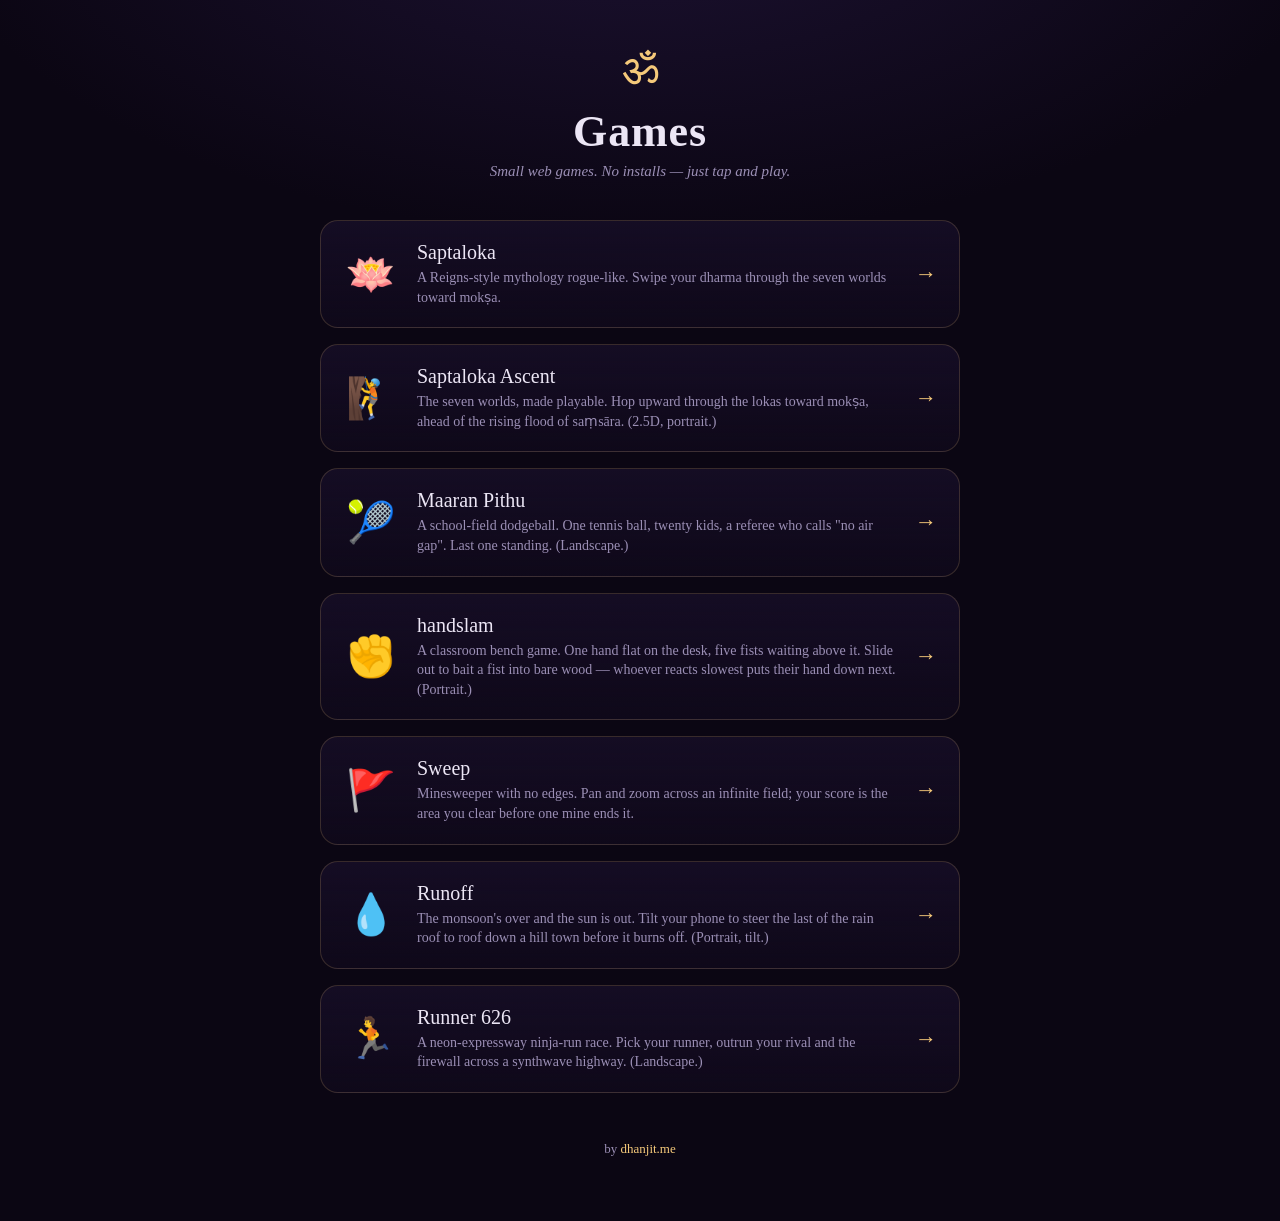
<file: index.html>
<!doctype html>
<html lang="en">
<head>
  <meta charset="utf-8" />
  <meta name="viewport" content="width=device-width, initial-scale=1, viewport-fit=cover" />
  <meta name="theme-color" content="#0b0613" />
  <title>dhanjit.me — games</title>
  <link rel="icon" href="data:image/svg+xml,%3Csvg%20xmlns='http://www.w3.org/2000/svg'%20viewBox='0%200%2064%2064'%3E%3Crect%20width='64'%20height='64'%20rx='14'%20fill='%230b0613'/%3E%3Ctext%20x='32'%20y='46'%20font-size='38'%20text-anchor='middle'%20fill='%23f5c97a'%3E%E0%A4%85%3C/text%3E%3C/svg%3E" />
  <style>
    :root {
      --bg: #0b0613;
      --bg-2: #150d24;
      --ink: #ece6f5;
      --muted: #9b8fb5;
      --gold: #f5c97a;
      --line: rgba(245, 201, 122, 0.18);
    }
    * { box-sizing: border-box; }
    html, body { margin: 0; min-height: 100%; }
    body {
      background:
        radial-gradient(1200px 600px at 50% -10%, #1d1233 0%, transparent 60%),
        var(--bg);
      color: var(--ink);
      font-family: "Hoefler Text", Georgia, "Times New Roman", serif;
      -webkit-font-smoothing: antialiased;
      display: flex;
      flex-direction: column;
      align-items: center;
      padding: max(48px, env(safe-area-inset-top)) 20px 64px;
      min-height: 100vh;
    }
    header { text-align: center; margin-bottom: 40px; }
    .mark { font-size: 44px; color: var(--gold); line-height: 1; }
    h1 {
      font-size: clamp(28px, 7vw, 44px);
      margin: 14px 0 6px;
      letter-spacing: 0.02em;
    }
    .sub { color: var(--muted); font-size: 15px; font-style: italic; margin: 0; }
    .grid {
      width: 100%;
      max-width: 640px;
      display: grid;
      gap: 16px;
    }
    .game {
      display: flex;
      align-items: center;
      gap: 18px;
      padding: 20px 22px;
      border: 1px solid var(--line);
      border-radius: 18px;
      background: linear-gradient(180deg, var(--bg-2), rgba(21,13,36,0.4));
      color: inherit;
      text-decoration: none;
      transition: transform 0.18s ease, border-color 0.18s ease, box-shadow 0.18s ease;
    }
    .game:hover {
      transform: translateY(-3px);
      border-color: rgba(245, 201, 122, 0.5);
      box-shadow: 0 12px 30px rgba(0,0,0,0.45);
    }
    .game .art {
      font-size: 40px;
      width: 56px;
      text-align: center;
      flex: none;
    }
    .game .body { min-width: 0; }
    .game .name { font-size: 20px; margin: 0 0 4px; }
    .game .desc { color: var(--muted); font-size: 14px; margin: 0; line-height: 1.4; }
    .game .go { margin-left: auto; color: var(--gold); font-size: 22px; flex: none; }
    footer { color: var(--muted); font-size: 13px; margin-top: 48px; text-align: center; }
    footer a { color: var(--gold); text-decoration: none; }
  </style>
</head>
<body>
  <header>
    <div class="mark">ॐ</div>
    <h1>Games</h1>
    <p class="sub">Small web games. No installs — just tap and play.</p>
  </header>

  <main class="grid">
    <a class="game" href="./saptaloka/">
      <div class="art">🪷</div>
      <div class="body">
        <p class="name">Saptaloka</p>
        <p class="desc">A Reigns-style mythology rogue-like. Swipe your dharma through the seven worlds toward mokṣa.</p>
      </div>
      <div class="go" aria-hidden="true">→</div>
    </a>

    <a class="game" href="./saptaloka-ascent/">
      <div class="art">🧗</div>
      <div class="body">
        <p class="name">Saptaloka Ascent</p>
        <p class="desc">The seven worlds, made playable. Hop upward through the lokas toward mokṣa, ahead of the rising flood of saṃsāra. (2.5D, portrait.)</p>
      </div>
      <div class="go" aria-hidden="true">→</div>
    </a>

    <a class="game" href="./maaranpithu/">
      <div class="art">🎾</div>
      <div class="body">
        <p class="name">Maaran Pithu</p>
        <p class="desc">A school-field dodgeball. One tennis ball, twenty kids, a referee who calls "no air gap". Last one standing. (Landscape.)</p>
      </div>
      <div class="go" aria-hidden="true">→</div>
    </a>

    <a class="game" href="./handslam/">
      <div class="art">✊</div>
      <div class="body">
        <p class="name">handslam</p>
        <p class="desc">A classroom bench game. One hand flat on the desk, five fists waiting above it. Slide out to bait a fist into bare wood — whoever reacts slowest puts their hand down next. (Portrait.)</p>
      </div>
      <div class="go" aria-hidden="true">→</div>
    </a>

    <a class="game" href="./minesweeper/">
      <div class="art">🚩</div>
      <div class="body">
        <p class="name">Sweep</p>
        <p class="desc">Minesweeper with no edges. Pan and zoom across an infinite field; your score is the area you clear before one mine ends it.</p>
      </div>
      <div class="go" aria-hidden="true">→</div>
    </a>

    <a class="game" href="./runoff/">
      <div class="art">💧</div>
      <div class="body">
        <p class="name">Runoff</p>
        <p class="desc">The monsoon's over and the sun is out. Tilt your phone to steer the last of the rain roof to roof down a hill town before it burns off. (Portrait, tilt.)</p>
      </div>
      <div class="go" aria-hidden="true">→</div>
    </a>

    <a class="game" href="./runner/">
      <div class="art">🏃</div>
      <div class="body">
        <p class="name">Runner 626</p>
        <p class="desc">A neon-expressway ninja-run race. Pick your runner, outrun your rival and the firewall across a synthwave highway. (Landscape.)</p>
      </div>
      <div class="go" aria-hidden="true">→</div>
    </a>
  </main>

  <footer>
    by <a href="https://dhanjit.me">dhanjit.me</a>
  </footer>
</body>
</html>
</file>
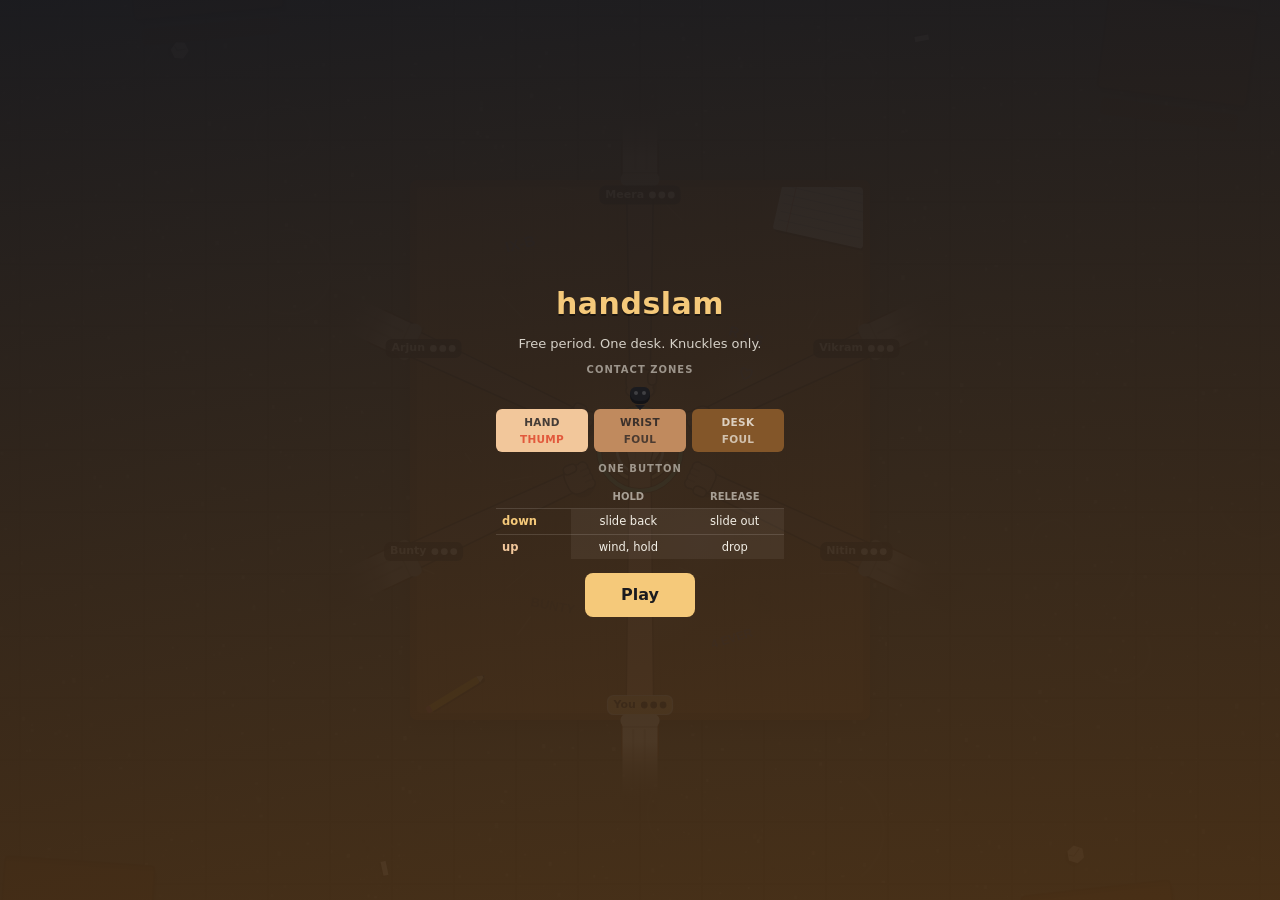
<file: handslam/index.html>
<!doctype html>
<html lang="en">
<head>
<meta charset="utf-8" />
<meta name="viewport" content="width=device-width, initial-scale=1, viewport-fit=cover, maximum-scale=1, user-scalable=no" />
<title>handslam</title>
<link rel="stylesheet" href="./style.css" />
</head>
<body>
  <main id="stage">
    <canvas id="desk"></canvas>
    <div id="title">
      <div class="title-card">
        <h1>handslam</h1>
        <p class="tagline">Free period. One desk. Knuckles only.</p>

        <p class="section-label">contact zones</p>
        <div class="zones">
          <div class="fist-cue" aria-hidden="true"><div class="fist-shape"></div></div>
          <div class="zone-row">
            <div class="zone z-hand">
              <span class="zone-name">hand</span>
              <span class="zone-outcome outcome-thump">thump</span>
            </div>
            <div class="zone z-wrist">
              <span class="zone-name">wrist</span>
              <span class="zone-outcome outcome-foul">foul</span>
            </div>
            <div class="zone z-desk">
              <span class="zone-name">desk</span>
              <span class="zone-outcome outcome-foul">foul</span>
            </div>
          </div>
        </div>

        <p class="section-label">one button</p>
        <table class="controls">
          <tr><th></th><th>hold</th><th>release</th></tr>
          <tr><th class="role down">down</th><td>slide back</td><td>slide out</td></tr>
          <tr><th class="role up">up</th><td>wind, hold</td><td>drop</td></tr>
        </table>

        <button id="play" class="btn btn-primary">Play</button>
      </div>
    </div>
    <div id="over" hidden>
      <p id="over-text"></p>
      <div class="over-actions">
        <button id="again" class="btn btn-primary">Again</button>
        <button id="toTitle" class="btn btn-secondary">Rules</button>
      </div>
    </div>
  </main>
  <script type="module" src="./game.js"></script>
</body>
</html>
</file>
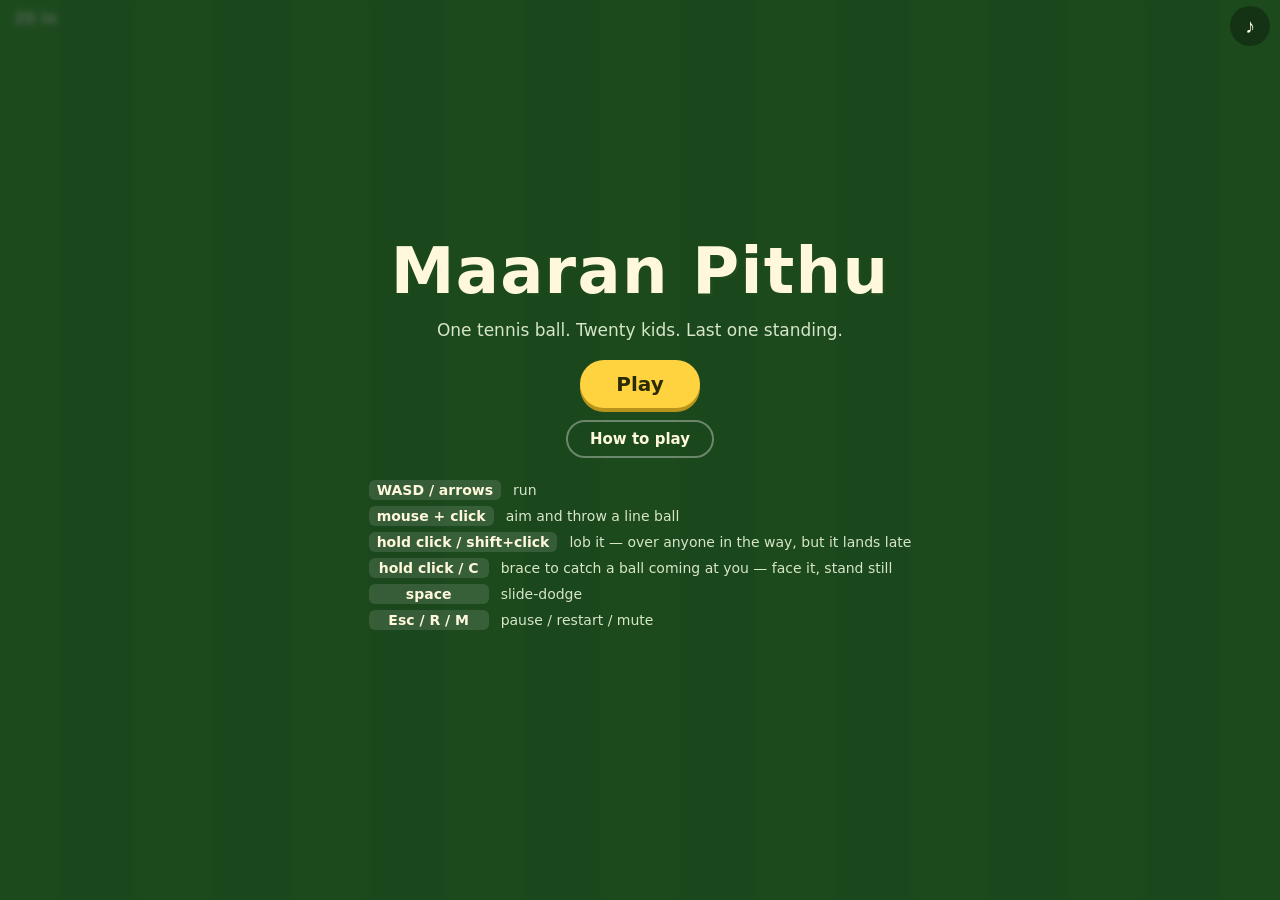
<file: maaranpithu/index.html>
<!doctype html>
<html lang="en">
<head>
  <meta charset="utf-8" />
  <meta name="viewport" content="width=device-width, initial-scale=1, viewport-fit=cover, maximum-scale=1, user-scalable=no" />
  <meta name="apple-mobile-web-app-capable" content="yes" />
  <meta name="apple-mobile-web-app-status-bar-style" content="black-translucent" />
  <meta name="apple-mobile-web-app-title" content="Maaran Pithu" />
  <meta name="theme-color" content="#2f7d32" />
  <link rel="manifest" href="manifest.webmanifest" />
  <link rel="icon" href="icons/icon-192.png" />
  <link rel="apple-touch-icon" href="icons/apple-touch-icon.png" />
  <meta name="description" content="Maaran Pithu — a school-field dodgeball. One tennis ball, twenty kids, a referee. Last one standing." />
  <link rel="stylesheet" href="style.css" />
  <title>Maaran Pithu</title>
</head>
<body>
  <div id="app">
    <canvas id="game"></canvas>

    <div id="hud" aria-live="polite">
      <span id="alive">20 in</span>
      <span id="msg"></span>
    </div>
    <button id="muteBtn" class="icon-btn" aria-label="Toggle sound" aria-pressed="false">♪</button>
    <button id="pauseBtn" class="icon-btn" aria-label="Pause" hidden>❚❚</button>

    <section id="titleScreen" class="overlay">
      <h1>Maaran Pithu</h1>
      <p class="tagline">One tennis ball. Twenty kids. Last one standing.</p>
      <button class="primary" id="playBtn">Play</button>
      <button class="ghost" id="howtoBtn">How to play</button>
      <div class="how how-kb">
        <div class="how-row"><span class="key">WASD / arrows</span><span>run</span></div>
        <div class="how-row"><span class="key">mouse + click</span><span>aim and throw a line ball</span></div>
        <div class="how-row"><span class="key">hold click / shift+click</span><span>lob it — over anyone in the way, but it lands late</span></div>
        <div class="how-row"><span class="key">hold click / C</span><span>brace to catch a ball coming at you — face it, stand still</span></div>
        <div class="how-row"><span class="key">space</span><span>slide-dodge</span></div>
        <div class="how-row"><span class="key">Esc / R / M</span><span>pause / restart / mute</span></div>
      </div>
      <div class="how how-touch">
        <div class="how-row"><span class="key">left thumb</span><span>drag to run</span></div>
        <div class="how-row"><span class="key">tap right</span><span>throw a line ball there</span></div>
        <div class="how-row"><span class="key">hold right</span><span>holding the ball, lob it — otherwise brace to catch</span></div>
        <div class="how-row"><span class="key">swipe right</span><span>slide-dodge that way</span></div>
      </div>
      <p class="best-line" id="best"></p>
    </section>

    <section id="overScreen" class="overlay hidden" role="dialog" aria-modal="true" tabindex="-1">
      <h2 id="overTitle">Out!</h2>
      <p id="overSub"></p>
      <button class="primary" id="againBtn">Play again</button>
      <button class="ghost" id="overMenuBtn">Menu</button>
    </section>

    <section id="pauseScreen" class="overlay hidden" role="dialog" aria-modal="true" tabindex="-1">
      <h2>Paused</h2>
      <button class="primary" id="resumeBtn">Resume</button>
      <div class="stack">
        <button class="ghost" id="pauseHowtoBtn">How to play</button>
        <button class="ghost" id="restartBtn">Restart</button>
        <button class="ghost" id="quitBtn">Menu</button>
      </div>
    </section>

    <section id="howtoScreen" class="overlay hidden" role="dialog" aria-modal="true" aria-labelledby="howtoTitle" tabindex="-1">
      <h2 id="howtoTitle">How to play</h2>
      <div class="demos">
        <figure class="demo">
          <canvas id="demo-throw" aria-label="A kid throws the ball and hits another, who is out"></canvas>
          <figcaption><b>Throw.</b> <span class="kb">Aim with the mouse, click to throw.</span><span class="tch">Tap where you want it to go.</span> Hit a kid and they're out.</figcaption>
        </figure>
        <figure class="demo">
          <canvas id="demo-catch" aria-label="A kid braces, facing the ball, and catches it"></canvas>
          <figcaption><b>Catch.</b> <span class="kb">Hold click or C</span><span class="tch">Hold a finger on the right</span> as the ball comes: you stop, face it, and it's yours.</figcaption>
        </figure>
        <figure class="demo">
          <canvas id="demo-slide" aria-label="A kid slides sideways and the ball misses"></canvas>
          <figcaption><b>Slide.</b> <span class="kb">Space</span><span class="tch">Swipe</span> slides you four yards. Time it as the ball arrives.</figcaption>
        </figure>
        <figure class="demo">
          <canvas id="demo-airgap" aria-label="A throw from too close is waved off by the referee"></canvas>
          <figcaption><b>No air gap.</b> Throw from inside three yards and the ref voids it: they get the ball, you're dazed.</figcaption>
        </figure>
        <figure class="demo wide">
          <canvas id="demo-lob" aria-label="A lobbed ball arcs over the kid in front and bounces down the field"></canvas>
          <figcaption><b>Lob.</b> <span class="kb">Hold the click (or Shift+click)</span><span class="tch">Hold your finger down</span> and the ball goes up and over anyone in the way — but it lands late, around twenty-three yards. Once it has bounced the ball is <b>dead</b>: it can't put anyone out and it can't be caught, only picked up.</figcaption>
        </figure>
      </div>
      <ul class="rules">
        <li>Whoever holds the ball throws it. Get hit and you're out. Last kid standing wins.</li>
        <li>Holding the ball you can only shuffle. Hold it three seconds and the ref takes it.</li>
        <li>A ball that has bounced is dead — chase it down and it's yours.</li>
        <li>The field shrinks as kids go out.</li>
        <li>Score: your place, two per hit, three per catch.</li>
      </ul>
      <button class="primary" id="howtoBackBtn">Back</button>
    </section>
    <div id="rotate" aria-hidden="true">
      <div class="rotate-icon">⟲</div>
      <p class="rotate-title">Rotate your phone</p>
      <p class="rotate-sub">The field is wider than it is tall</p>
    </div>
  </div>
  <script type="module" src="game.js"></script>
</body>
</html>
</file>
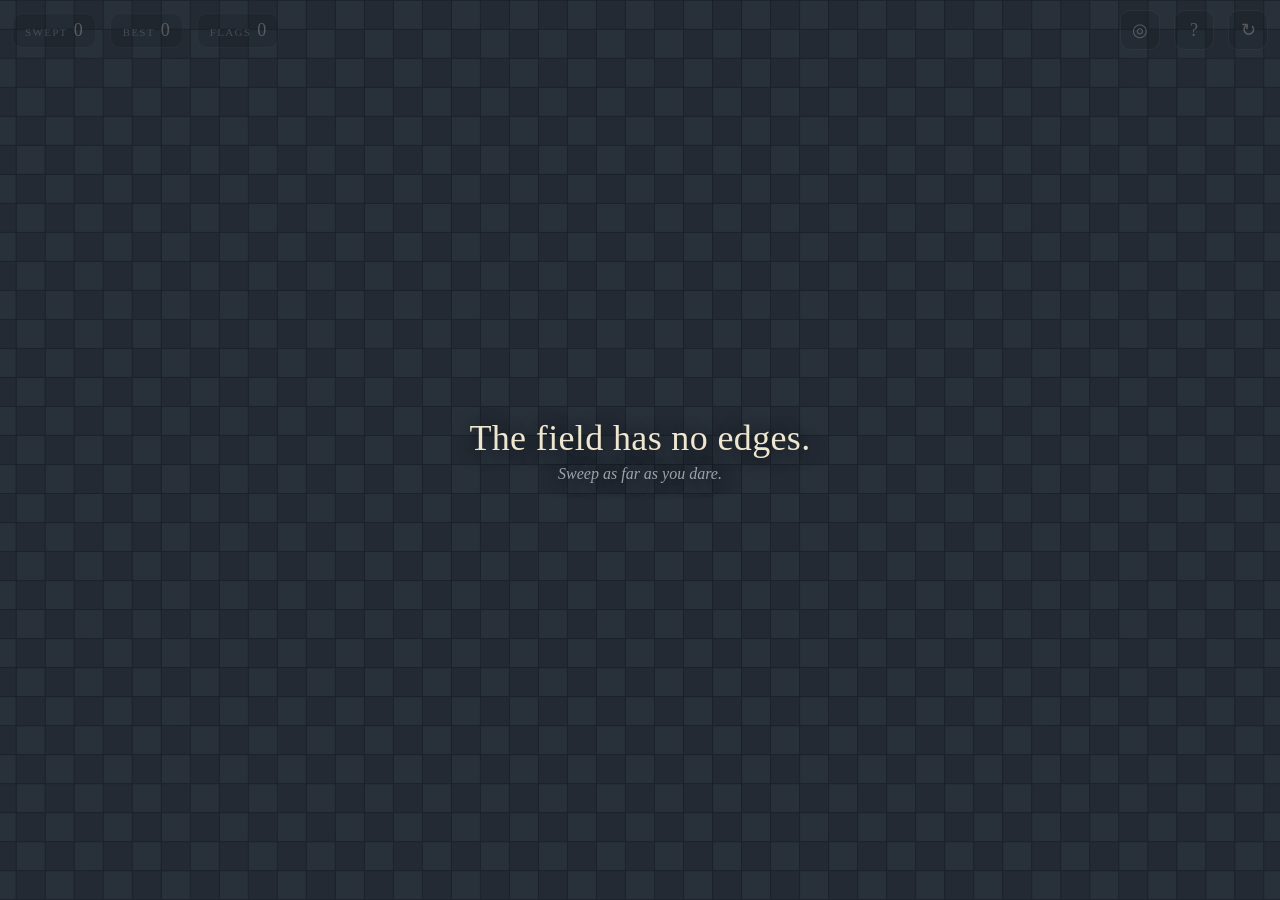
<file: minesweeper/index.html>
<!doctype html>
<html lang="en">
<head>
  <meta charset="utf-8" />
  <meta name="viewport" content="width=device-width, initial-scale=1, viewport-fit=cover, user-scalable=no" />
  <meta name="theme-color" content="#232a33" />
  <title>Sweep — infinite minesweeper</title>
  <meta name="description" content="Minesweeper with no edges. Sweep as much of the infinite field as you can — one mine ends the run." />
  <link rel="stylesheet" href="./style.css" />
  <link rel="manifest" href="./manifest.webmanifest" />
  <link rel="icon" href="./icons/icon-192.png" />
  <link rel="apple-touch-icon" href="./icons/apple-touch-icon.png" />
</head>
<body>
  <canvas id="board"></canvas>

  <!-- Shown only during the first-visit fly-in; CSS fades it with .opening. -->
  <div id="tagline" aria-hidden="true">
    <p class="line1">The field has no edges.</p>
    <p class="line2">Sweep as far as you dare.</p>
  </div>

  <header id="hud">
    <div class="stat"><span class="label">swept</span><span id="score">0</span></div>
    <div class="stat"><span class="label">best</span><span id="best">0</span></div>
    <div class="stat"><span class="label">flags</span><span id="flags">0</span></div>
    <div class="spacer"></div>
    <button id="btnOrigin" title="Return to origin (O)">◎</button>
    <button id="btnHelp" title="How to play (H)">?</button>
    <button id="btnNew" title="New field (R)">↻</button>
  </header>

  <div id="over" class="overlay">
    <div class="panel">
      <h2>The field takes you</h2>
      <p class="big"><span id="finalScore">0</span> cells swept</p>
      <p class="dim">best <span id="finalBest">0</span></p>
      <p class="dim small">Pan around to see the mines you were walking among.</p>
      <button id="btnAgain" class="primary">Sweep a new field</button>
    </div>
  </div>

  <div id="help" class="overlay">
    <div class="panel">
      <h2>Sweep</h2>
      <p>Minesweeper with <strong>no edges</strong>. The field goes on forever
        in every direction; your score is how much of it you reveal.
        <strong>One mine ends the run.</strong></p>
      <ul>
        <li><strong>Tap / click</strong> — reveal a cell</li>
        <li><strong>Tap a number</strong> — with its mines flagged, opens the rest around it</li>
        <li><strong>Right-click / long-press</strong> — flag a mine</li>
        <li><strong>Drag</strong> or <strong>WASD / arrows</strong> — pan</li>
        <li><strong>Wheel / pinch / + −</strong> — zoom</li>
        <li><strong>◎ / O</strong> — glide back to where you started</li>
        <li><strong>R</strong> — new field · <strong>H</strong> — this help</li>
      </ul>
      <p class="dim small">Numbers count mines in the eight neighbours, as ever.
        Far away is just more field — click anywhere.</p>
    </div>
  </div>

  <script type="module" src="./game.js"></script>
</body>
</html>
</file>
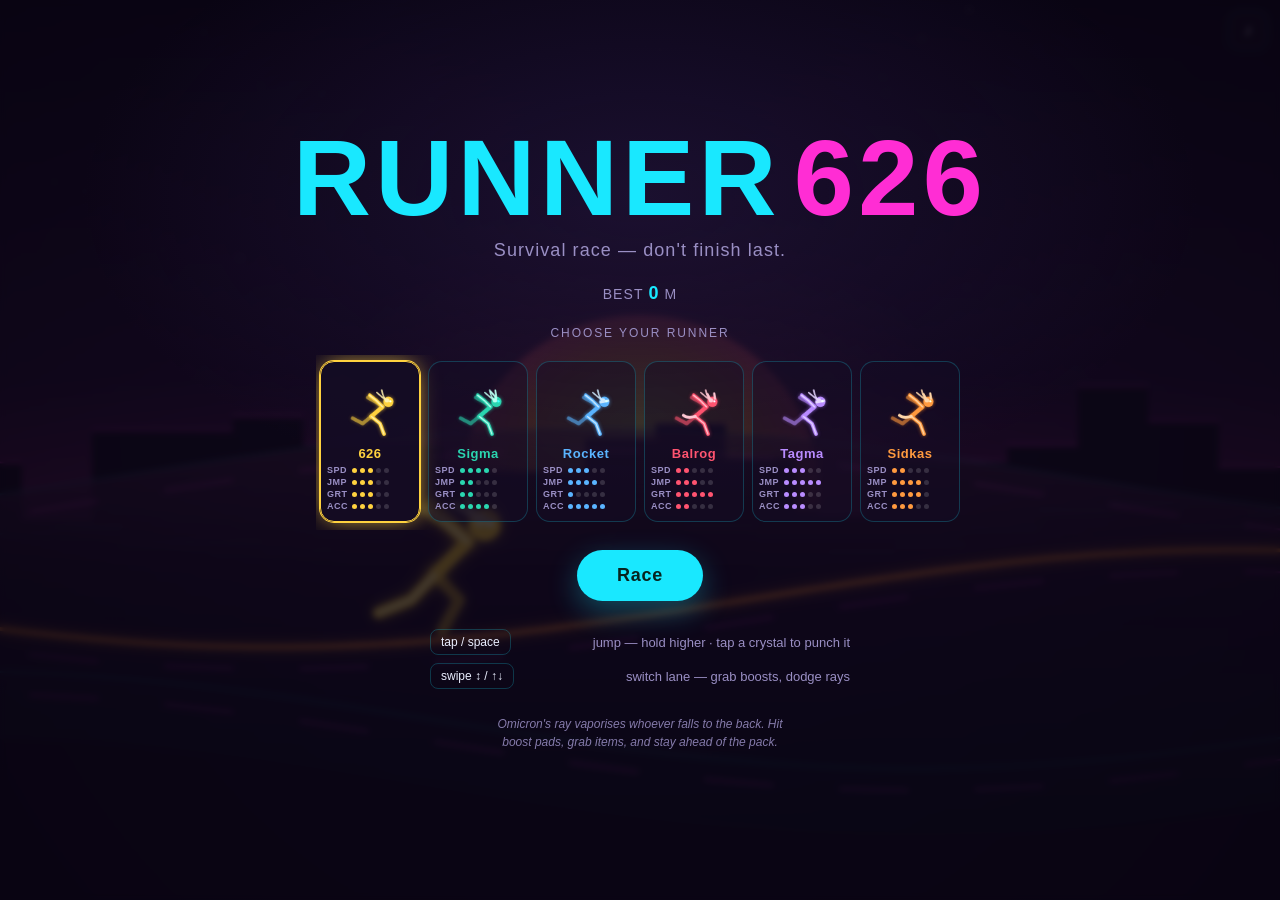
<file: runner/index.html>
<!doctype html>
<html lang="en">
<head>
  <meta charset="utf-8" />
  <meta name="viewport" content="width=device-width, initial-scale=1, viewport-fit=cover, maximum-scale=1, user-scalable=no" />
  <meta name="apple-mobile-web-app-capable" content="yes" />
  <meta name="apple-mobile-web-app-status-bar-style" content="black-translucent" />
  <meta name="apple-mobile-web-app-title" content="Runner 626" />
  <meta name="theme-color" content="#0a0420" />
  <meta name="description" content="A neon-expressway survival race. Pick your runner and outrun your rival and the firewall across a synthwave highway." />
  <link rel="manifest" href="manifest.webmanifest" />
  <link rel="icon" href="data:image/svg+xml,%3Csvg%20xmlns='http://www.w3.org/2000/svg'%20viewBox='0%200%2064%2064'%3E%3Crect%20width='64'%20height='64'%20rx='14'%20fill='%230a0420'/%3E%3Cg%20stroke='%2319e8ff'%20stroke-width='4'%20stroke-linecap='round'%20fill='none'%3E%3Ccircle%20cx='34'%20cy='20'%20r='6'%20fill='%2319e8ff'%20stroke='none'/%3E%3Cpath%20d='M34%2026%20L30%2040'/%3E%3Cpath%20d='M30%2032%20L42%2028'/%3E%3Cpath%20d='M30%2032%20L20%2030'/%3E%3Cpath%20d='M30%2040%20L40%2050'/%3E%3Cpath%20d='M30%2040%20L20%2050'/%3E%3C/g%3E%3C/svg%3E" />
  <link rel="stylesheet" href="style.css" />
  <title>Runner 626 — Survival Race</title>
</head>
<body>
  <div id="app">
    <canvas id="game"></canvas>

    <div id="topbar">
      <button id="muteBtn" class="icon-btn" aria-label="Toggle sound" aria-pressed="false">♪</button>
      <button id="pauseBtn" class="icon-btn" aria-label="Pause" hidden>❚❚</button>
    </div>

    <!-- Title / start -->
    <section id="titleScreen" class="overlay">
      <div class="logo" aria-hidden="true"><span class="logo-run">RUNNER</span><span class="logo-ner">626</span></div>
      <p class="tagline">Survival race — don't finish last.</p>

      <div class="best-line">Best <strong id="bestScore">0</strong> m</div>

      <p class="pick-label">Choose your runner</p>
      <div id="charSelect" class="char-select" role="radiogroup" aria-label="Choose your runner"></div>

      <button class="primary" id="playBtn">Race</button>

      <div class="how">
        <div class="how-row"><span class="key">tap&nbsp;/&nbsp;space</span><span>jump — hold higher · tap a crystal to punch it</span></div>
        <div class="how-row"><span class="key">swipe&nbsp;↕&nbsp;/&nbsp;↑↓</span><span>switch lane — grab boosts, dodge rays</span></div>
      </div>
      <p class="footnote">Omicron's ray vaporises whoever falls to the back. Hit boost pads, grab items, and stay ahead of the pack.</p>
    </section>

    <!-- Run over -->
    <section id="overScreen" class="overlay hidden" role="dialog" aria-modal="true" aria-labelledby="overTitle" tabindex="-1">
      <h2 id="overTitle">Disintegrated</h2>
      <div class="score-big"><span id="finalScore">0</span><span class="unit">m</span></div>
      <div class="score-sub" id="overSub">Best 0 m</div>
      <div class="newbest hidden" id="newBest">New best!</div>
      <button class="primary" id="againBtn">Race again</button>
      <button class="ghost" id="menuBtn">Menu</button>
    </section>

    <!-- Pause -->
    <section id="pauseScreen" class="overlay hidden" role="dialog" aria-modal="true" tabindex="-1">
      <h2>Paused</h2>
      <button class="primary" id="resumeBtn">Resume</button>
      <button class="ghost" id="quitBtn">Quit to menu</button>
    </section>

    <div id="announce" class="sr-only" role="status" aria-live="polite" aria-atomic="true"></div>

    <!-- Shown only on a phone held in portrait (CSS media query); the game is a
         landscape side-scroller race. -->
    <div id="rotate" aria-hidden="true">
      <div class="rotate-icon">⟲</div>
      <p class="rotate-title">Rotate your device</p>
      <p class="rotate-sub">Runner 626 is a landscape race</p>
    </div>
  </div>

  <script src="game.js"></script>
</body>
</html>
</file>
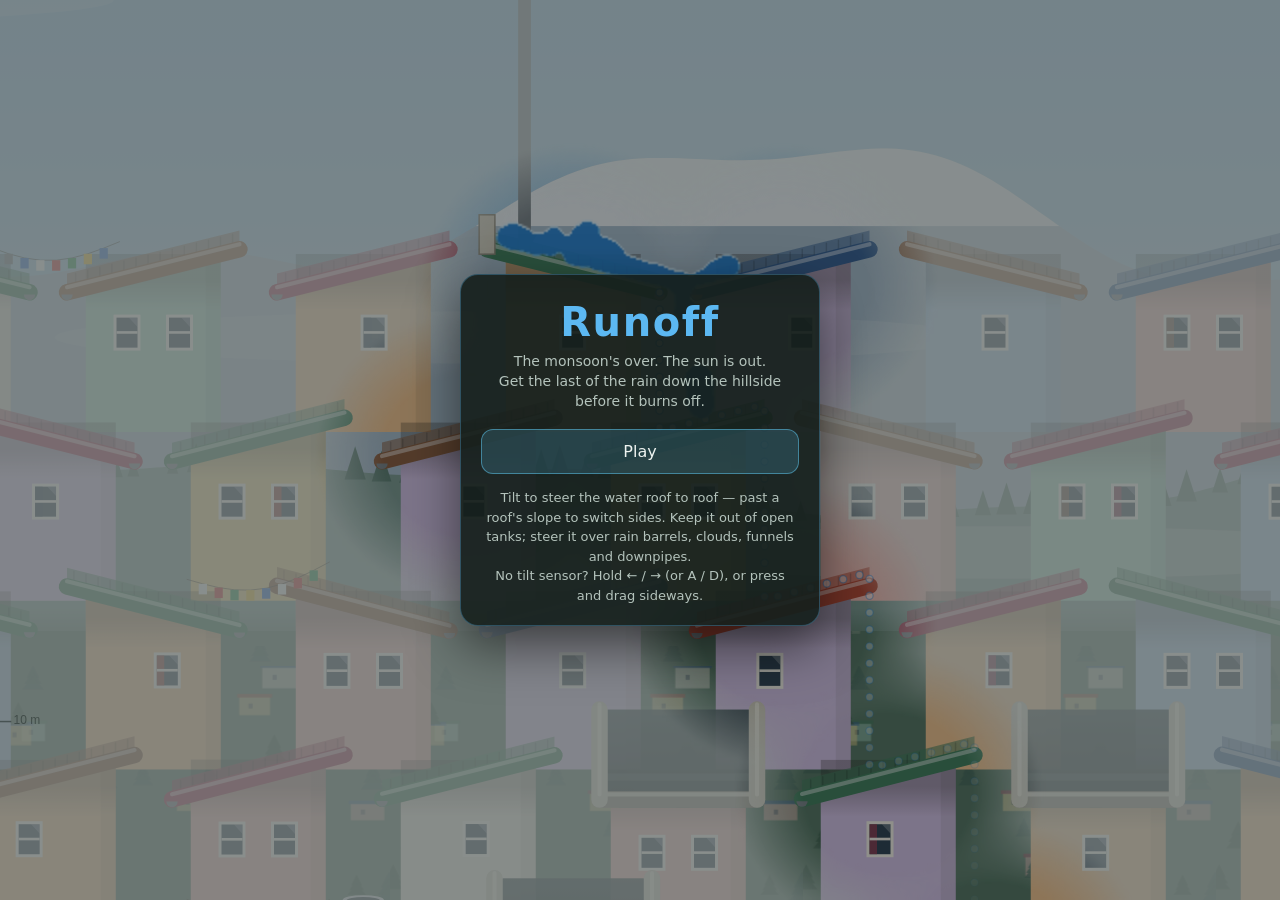
<file: runoff/index.html>
<!doctype html>
<html lang="en">
<head>
  <meta charset="utf-8" />
  <meta name="viewport" content="width=device-width, initial-scale=1, viewport-fit=cover, user-scalable=no" />
  <meta name="theme-color" content="#1d2a26" />
  <title>Runoff</title>
  <meta name="description" content="The monsoon's over and the sun is out. Tilt your phone to steer the last rainwater from roof to roof down a hill town before it evaporates." />
  <link rel="stylesheet" href="./style.css" />
  <link rel="manifest" href="./manifest.webmanifest" />
  <link rel="icon" href="./icons/icon-192.png" />
  <link rel="apple-touch-icon" href="./icons/apple-touch-icon.png" />
</head>
<body>
  <canvas id="view"></canvas>

  <header id="hud" class="hide">
    <div class="stat"><span class="label">depth</span><span id="depth">0 m</span></div>
    <div class="stat"><span class="label">water</span><span id="drops">0</span></div>
    <div class="spacer"></div>
    <div class="stat right"><span class="label">best</span><span id="best">0 m</span></div>
  </header>

  <div id="title" class="overlay show">
    <div class="panel">
      <h1>Runoff</h1>
      <p class="tag">The monsoon's over. The sun is out.<br />Get the last of the rain down the hillside before it burns off.</p>
      <button id="btnPlay" class="primary">Play</button>
      <p class="how">Tilt to steer the water roof to roof — past a roof's slope to switch sides.
        Keep it out of open tanks; steer it over rain barrels, clouds, funnels and downpipes.<br />
        <span id="noTilt">No tilt sensor? Hold ← / → (or A / D), or press and drag sideways.</span></p>
    </div>
  </div>

  <div id="over" class="overlay">
    <div class="panel">
      <h2>Evaporated</h2>
      <p class="big"><span id="finalDepth">0</span> m</p>
      <p class="dim">best <span id="finalBest">0</span> m</p>
      <button id="btnAgain" class="primary">Again</button>
    </div>
  </div>

  <script type="module" src="./game.js"></script>
</body>
</html>
</file>
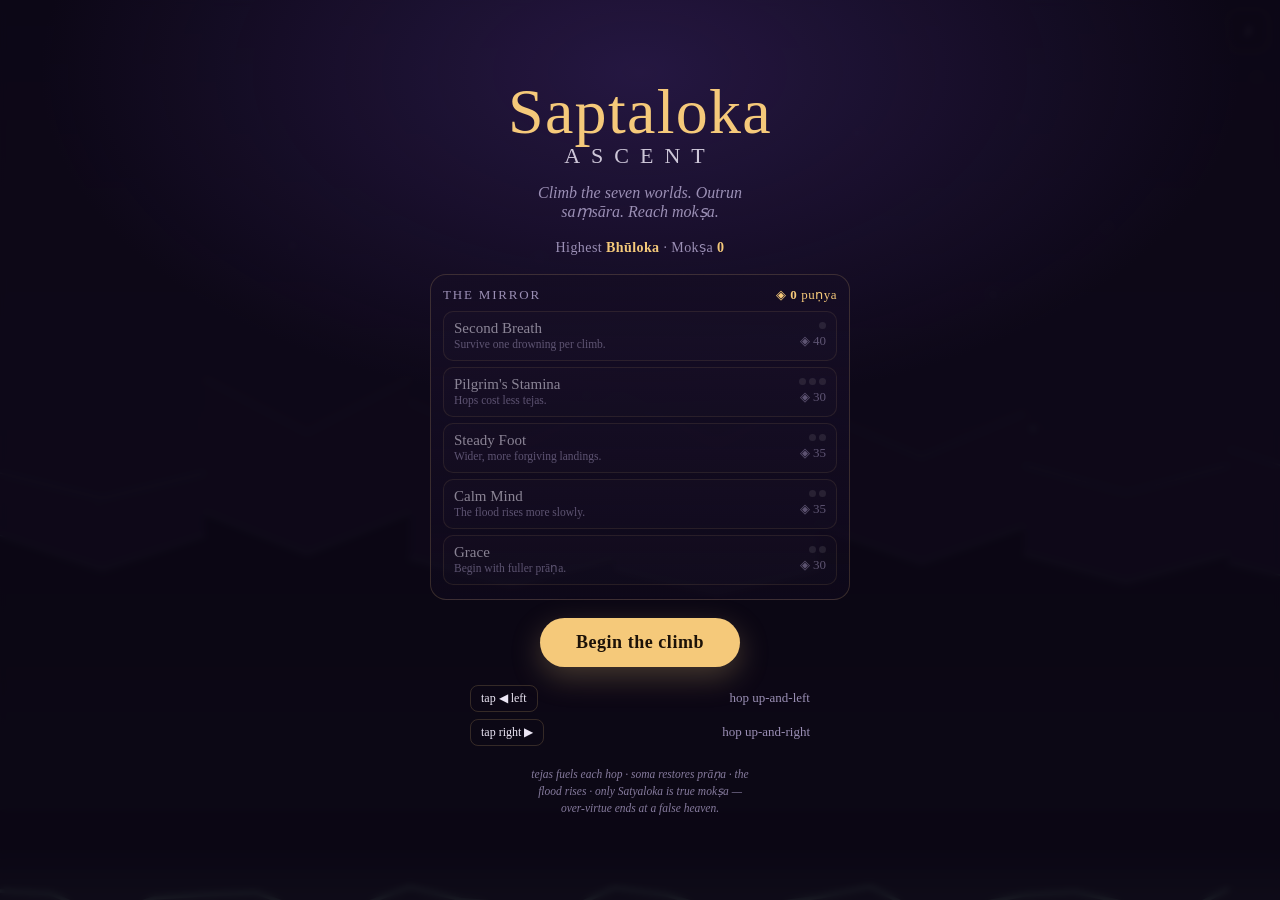
<file: saptaloka-ascent/index.html>
<!doctype html>
<html lang="en">
<head>
  <meta charset="utf-8" />
  <meta name="viewport" content="width=device-width, initial-scale=1, viewport-fit=cover, maximum-scale=1, user-scalable=no" />
  <meta name="apple-mobile-web-app-capable" content="yes" />
  <meta name="apple-mobile-web-app-status-bar-style" content="black-translucent" />
  <meta name="apple-mobile-web-app-title" content="Saptaloka Ascent" />
  <meta name="theme-color" content="#0b0613" />
  <meta name="description" content="A 2.5D climb of the seven lokas. Hop upward toward mokṣa, ahead of the rising flood of saṃsāra." />
  <link rel="manifest" href="manifest.webmanifest" />
  <link rel="icon" href="data:image/svg+xml,%3Csvg%20xmlns='http://www.w3.org/2000/svg'%20viewBox='0%200%2064%2064'%3E%3Crect%20width='64'%20height='64'%20rx='14'%20fill='%230b0613'/%3E%3Cg%20fill='none'%20stroke='%23f5c97a'%20stroke-width='3'%20stroke-linecap='round'%3E%3Cpath%20d='M14%2050h12M22%2040h12M30%2030h12M38%2020h12'/%3E%3C/g%3E%3Ccircle%20cx='44'%20cy='15'%20r='4'%20fill='%23f5c97a'/%3E%3C/svg%3E" />
  <link rel="stylesheet" href="style.css" />
  <title>Saptaloka Ascent — Climb the Seven Worlds</title>
</head>
<body>
  <div id="app">
    <canvas id="game"></canvas>

    <div id="topbar">
      <button id="muteBtn" class="icon-btn" aria-label="Toggle sound" aria-pressed="false">♪</button>
      <button id="pauseBtn" class="icon-btn" aria-label="Pause" hidden>❚❚</button>
    </div>

    <!-- Title -->
    <section id="titleScreen" class="overlay">
      <div class="logo">
        <span class="logo-main">Saptaloka</span>
        <span class="logo-sub">Ascent</span>
      </div>
      <p class="tagline">Climb the seven worlds. Outrun saṃsāra. Reach mokṣa.</p>
      <div class="best-line" id="bestLine"></div>

      <div class="shop">
        <div class="shop-head"><span>The Mirror</span><span class="punya">◈ <strong id="punyaCount">0</strong> puṇya</span></div>
        <div id="upgrades" class="upgrades"></div>
      </div>

      <button class="primary" id="playBtn">Begin the climb</button>

      <div class="how">
        <div class="how-row"><span class="key">tap ◀ left</span><span>hop up-and-left</span></div>
        <div class="how-row"><span class="key">tap right ▶</span><span>hop up-and-right</span></div>
      </div>
      <p class="footnote">tejas fuels each hop · soma restores prāṇa · the flood rises · only Satyaloka is true mokṣa — over-virtue ends at a false heaven.</p>
    </section>

    <!-- Run over / win -->
    <section id="overScreen" class="overlay hidden" role="dialog" aria-modal="true" aria-labelledby="overTitle" tabindex="-1">
      <h2 id="overTitle" class="over-title">—</h2>
      <p id="overSub" class="over-sub">—</p>
      <div id="overStat" class="over-stat"></div>
      <div id="overReward" class="over-reward"></div>
      <button class="primary" id="againBtn">Climb again</button>
      <button class="ghost" id="menuBtn">The Mirror</button>
    </section>

    <!-- Pause -->
    <section id="pauseScreen" class="overlay hidden" role="dialog" aria-modal="true" tabindex="-1">
      <h2 class="over-title">Stillness</h2>
      <button class="primary" id="resumeBtn">Resume</button>
      <button class="ghost" id="quitBtn">Quit to menu</button>
    </section>
  </div>

  <script src="realms.js"></script>
  <script src="game.js"></script>
  <script>
    if ('serviceWorker' in navigator) {
      window.addEventListener('load', () => navigator.serviceWorker.register('sw.js').catch(() => {}));
    }
  </script>
</body>
</html>
</file>
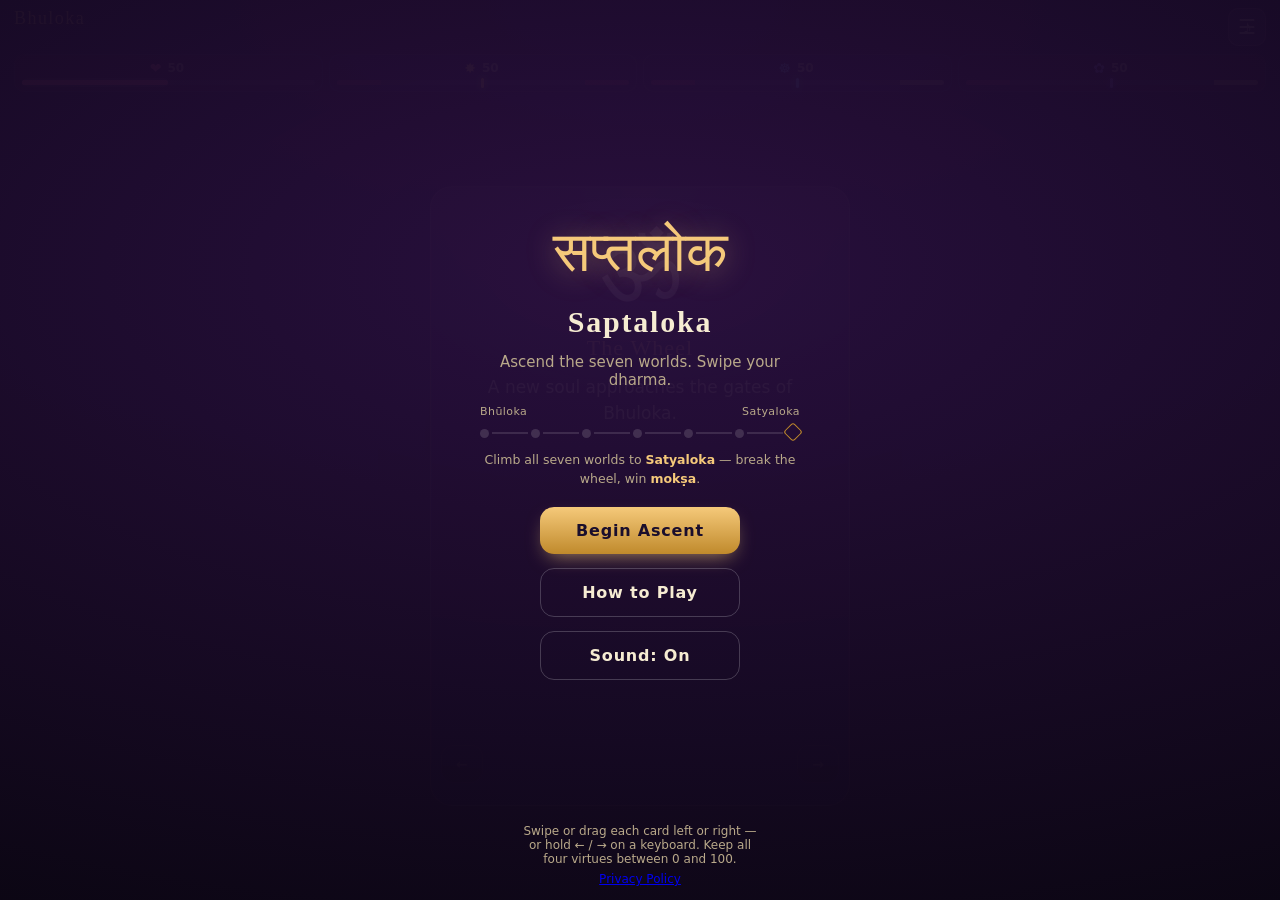
<file: saptaloka/index.html>
<!doctype html>
<html lang="en">
<head>
  <meta charset="utf-8" />
  <meta name="viewport" content="width=device-width, initial-scale=1, viewport-fit=cover, maximum-scale=1, user-scalable=no" />
  <meta name="apple-mobile-web-app-capable" content="yes" />
  <meta name="mobile-web-app-capable" content="yes" />
  <meta name="apple-mobile-web-app-status-bar-style" content="black-translucent" />
  <meta name="apple-mobile-web-app-title" content="Saptaloka" />
  <meta name="theme-color" content="#0b0613" />
  <link rel="manifest" href="manifest.webmanifest" />
  <!-- iOS ignores manifest icons; it uses only this PNG for the home-screen icon. -->
  <link rel="apple-touch-icon" href="icons/apple-touch-icon.png" />
  <!-- iOS launch splash screens (portrait): show the OM splash instead of a white
       flash when the installed PWA opens. Covers current iPhone resolutions. -->
  <link rel="apple-touch-startup-image" media="(device-width: 440px) and (device-height: 956px) and (-webkit-device-pixel-ratio: 3) and (orientation: portrait)" href="splash/splash-1320x2868.png" />
  <link rel="apple-touch-startup-image" media="(device-width: 430px) and (device-height: 932px) and (-webkit-device-pixel-ratio: 3) and (orientation: portrait)" href="splash/splash-1290x2796.png" />
  <link rel="apple-touch-startup-image" media="(device-width: 402px) and (device-height: 874px) and (-webkit-device-pixel-ratio: 3) and (orientation: portrait)" href="splash/splash-1206x2622.png" />
  <link rel="apple-touch-startup-image" media="(device-width: 393px) and (device-height: 852px) and (-webkit-device-pixel-ratio: 3) and (orientation: portrait)" href="splash/splash-1179x2556.png" />
  <link rel="apple-touch-startup-image" media="(device-width: 390px) and (device-height: 844px) and (-webkit-device-pixel-ratio: 3) and (orientation: portrait)" href="splash/splash-1170x2532.png" />
  <link rel="apple-touch-startup-image" media="(device-width: 428px) and (device-height: 926px) and (-webkit-device-pixel-ratio: 3) and (orientation: portrait)" href="splash/splash-1284x2778.png" />
  <link rel="apple-touch-startup-image" media="(device-width: 375px) and (device-height: 812px) and (-webkit-device-pixel-ratio: 3) and (orientation: portrait)" href="splash/splash-1125x2436.png" />
  <link rel="apple-touch-startup-image" media="(device-width: 414px) and (device-height: 896px) and (-webkit-device-pixel-ratio: 3) and (orientation: portrait)" href="splash/splash-1242x2688.png" />
  <link rel="apple-touch-startup-image" media="(device-width: 414px) and (device-height: 896px) and (-webkit-device-pixel-ratio: 2) and (orientation: portrait)" href="splash/splash-828x1792.png" />
  <link rel="apple-touch-startup-image" media="(device-width: 375px) and (device-height: 667px) and (-webkit-device-pixel-ratio: 2) and (orientation: portrait)" href="splash/splash-750x1334.png" />
  <link rel="apple-touch-startup-image" media="(device-width: 414px) and (device-height: 736px) and (-webkit-device-pixel-ratio: 3) and (orientation: portrait)" href="splash/splash-1242x2208.png" />
  <!-- Inline favicon avoids a stray /favicon.ico 404 and keeps the game asset-free. -->
  <link rel="icon" href="data:image/svg+xml,%3Csvg%20xmlns='http://www.w3.org/2000/svg'%20viewBox='0%200%2064%2064'%3E%3Crect%20width='64'%20height='64'%20rx='14'%20fill='%230b0613'/%3E%3Ctext%20x='32'%20y='46'%20font-size='40'%20text-anchor='middle'%20fill='%23e9c46a'%3E%E0%A5%90%3C/text%3E%3C/svg%3E" />
  <link rel="stylesheet" href="style.css" />
  <title>Saptaloka — Ascend the Seven Worlds</title>
</head>
<body>
  <div id="app">
    <!-- HUD -->
    <header id="hud">
      <div class="realm-bar">
        <div class="realm-name" id="realmName">Bhuloka</div>
        <div class="realm-progress" id="realmProgress"></div>
      </div>
      <!-- Each virtue is a meter, not a bare number: Prāṇa is a plain fill bar
           (only empty kills); the other three are needle gauges whose track shades
           the fatal zones — red for a deadly end, gold for the karma/bhakti
           false-summit end — so "both extremes end the run" reads at a glance. -->
      <div class="stats">
        <div class="stat" data-stat="prana" tabindex="0" role="button" aria-expanded="false" aria-label="Prāṇa, life force — deadly only when empty. Activate for details.">
          <div class="stat-top"><span class="glyph">❤︎</span><span class="val">50</span></div>
          <div class="meter"><span class="meter-fill"></span></div>
        </div>
        <div class="stat" data-stat="tejas" tabindex="0" role="button" aria-expanded="false" aria-label="Tejas, divine radiance — deadly when empty and when full. Activate for details.">
          <div class="stat-top"><span class="glyph">✸</span><span class="val">50</span></div>
          <div class="meter"><span class="meter-pin"></span></div>
        </div>
        <div class="stat" data-stat="karma" tabindex="0" role="button" aria-expanded="false" aria-label="Karma, moral weight — empty damns you, full strands you in Svarga. Activate for details.">
          <div class="stat-top"><span class="glyph">☸</span><span class="val">50</span></div>
          <div class="meter"><span class="meter-pin"></span></div>
        </div>
        <div class="stat" data-stat="bhakti" tabindex="0" role="button" aria-expanded="false" aria-label="Bhakti, devotion — empty erases you, full enthrones you short of mokṣa. Activate for details.">
          <div class="stat-top"><span class="glyph">✿</span><span class="val">50</span></div>
          <div class="meter"><span class="meter-pin"></span></div>
        </div>
      </div>
      <!-- Shared stat-info popover; a sibling of .stats so it never collides with the .stat preview badge. -->
      <div id="statInfo" class="stat-info" role="tooltip" aria-hidden="true"></div>
      <!-- Polite live region: voices each commit's stat deltas for screen-reader / reduced-motion players. -->
      <div id="statAnnounce" class="sr-only" role="status" aria-live="polite" aria-atomic="true"></div>
      <button id="soundBtn" class="icon-btn" aria-label="Sound on/off" aria-pressed="true">♪</button>
      <button id="menuBtn" class="icon-btn" aria-label="Menu">☰</button>
    </header>

    <!-- Card stack -->
    <main id="stage">
      <div id="card" class="card">
        <div class="card-art" id="cardArt">ॐ</div>
        <div class="card-speaker" id="cardSpeaker">The Wheel</div>
        <div class="card-text" id="cardText">A new soul approaches the gates of Bhuloka.</div>
        <div class="choice left"  id="choiceLeft">←</div>
        <div class="choice right" id="choiceRight">→</div>
      </div>
      <div id="hint" class="hint">swipe</div>
      <!-- Consequence beat: animated "what happened" after a swipe. Decorative (aria-hidden);
           #statAnnounce remains the single screen-reader source. Auto-advances; tap to skip. -->
      <div id="beat" class="beat hidden" aria-hidden="true">
        <div class="beat-inner">
          <p class="beat-text" id="beatText"></p>
          <div class="beat-deltas" id="beatDeltas"></div>
        </div>
      </div>
    </main>

    <!-- Title / start screen -->
    <section id="titleScreen" class="overlay">
      <div class="title-art">सप्तलोक</div>
      <h1>Saptaloka</h1>
      <p class="tagline">Ascend the seven worlds. Swipe your dharma.</p>
      <div class="goal" id="goalTrack"></div>
      <div class="meta-summary" id="metaSummary"></div>
      <button class="primary" id="startBtn">Begin Ascent</button>
      <button class="ghost" id="mirrorBtn">Mirror of Maya</button>
      <button class="ghost" id="rulesBtn">How to Play</button>
      <button class="ghost" id="soundBtnTitle">Sound: On</button>
      <!-- One absolutely-positioned block, not two: two .footnote siblings shared the
           same bottom offset and overlapped by a line at 375×812 (#26). -->
      <div class="footnote">
        <p>Swipe or drag each card left or right — or hold ← / → on a keyboard. Keep all four virtues between 0 and 100.</p>
        <p><a href="privacy.html">Privacy Policy</a></p>
      </div>
    </section>

    <!-- Unified ending screen: SVG art + Devanagari + title + narration per ending. -->
    <section id="endScreen" class="overlay hidden" role="dialog" aria-modal="true" aria-labelledby="endTitle" tabindex="-1">
      <div class="end-art" id="endArt" aria-hidden="true"></div>
      <div class="end-deva" id="endDeva" aria-hidden="true"></div>
      <h2 id="endTitle"></h2>
      <p id="endReason"></p>
      <!-- The plain cause (#27): which virtue, which edge, and the encounter that did it.
           The narration above stays poetry; this line is the lesson. -->
      <p class="end-cause hidden" id="endCause"></p>
      <div class="run-stats" id="endStats"></div>
      <button class="primary" id="endPrimary">Reincarnate</button>
      <button class="ghost" id="endMirror">Mirror of Maya</button>
    </section>

    <!-- Mirror of Maya -->
    <section id="mirrorScreen" class="overlay hidden">
      <div class="title-art">माया दर्पण</div>
      <h2>Mirror of Maya</h2>
      <p class="tagline">Punya: <span id="punyaCount">0</span></p>
      <div class="upgrades" id="upgrades"></div>
      <button class="ghost" id="closeMirror">Back</button>
    </section>

    <!-- How to Play -->
    <section id="rulesScreen" class="overlay hidden">
      <div class="title-art">ॐ</div>
      <h2>How to Play</h2>
      <div class="rules-body" id="rulesBody"></div>
      <button class="ghost" id="closeRules">Back</button>
    </section>

    <!-- Realm-ascension cutscene. Whole surface is the tap target (no buttons). -->
    <section id="cutscene" class="overlay cutscene hidden"
             role="dialog" aria-modal="true" aria-labelledby="csRoman"
             aria-describedby="csMeaning csNarration csRule" tabindex="-1">
      <div class="cs-inner">
        <div class="cs-deva title-art" id="csDevanagari" aria-hidden="true"></div>
        <div class="cs-roman"     id="csRoman"></div>
        <div class="cs-meaning"   id="csMeaning"></div>
        <p   class="cs-narration" id="csNarration"></p>
        <!-- The realm's one mechanical rule (rules.js), stated once on entry. Hidden for realms without one. -->
        <p   class="cs-rule"      id="csRule" hidden></p>
        <div class="cs-hint"      id="csHint" aria-hidden="true">tap to ascend</div>
      </div>
    </section>

    <!-- First-run coachmark tutorial. Spotlights the real board; its own dialog/live captions. -->
    <section id="tutorial" class="tutorial hidden" role="dialog" aria-modal="true"
             aria-labelledby="tutCaption" tabindex="-1">
      <div class="tut-scrim" id="tutScrim"></div>
      <div class="tut-hole" id="tutHole" aria-hidden="true"></div>
      <div class="tut-caption" id="tutCaption" tabindex="-1"></div>
      <button class="tut-skip" id="tutSkip">Skip</button>
      <div class="tut-hint" id="tutHint" aria-hidden="true"></div>
    </section>

    <!-- Toast -->
    <div id="toast" class="toast hidden"></div>
  </div>

  <script src="cards.js"></script>
  <script src="beat.js"></script>
  <script src="rules.js"></script>
  <script src="audio.js"></script>
  <script src="game.js"></script>
  <!-- Register the offline service worker. Kept after the game scripts so it never
       blocks first paint; scope './' covers the whole /saptaloka/ app. -->
  <script>
    if ('serviceWorker' in navigator) {
      window.addEventListener('load', function () {
        navigator.serviceWorker.register('sw.js').catch(function () {});
      });
    }
  </script>
</body>
</html>
</file>
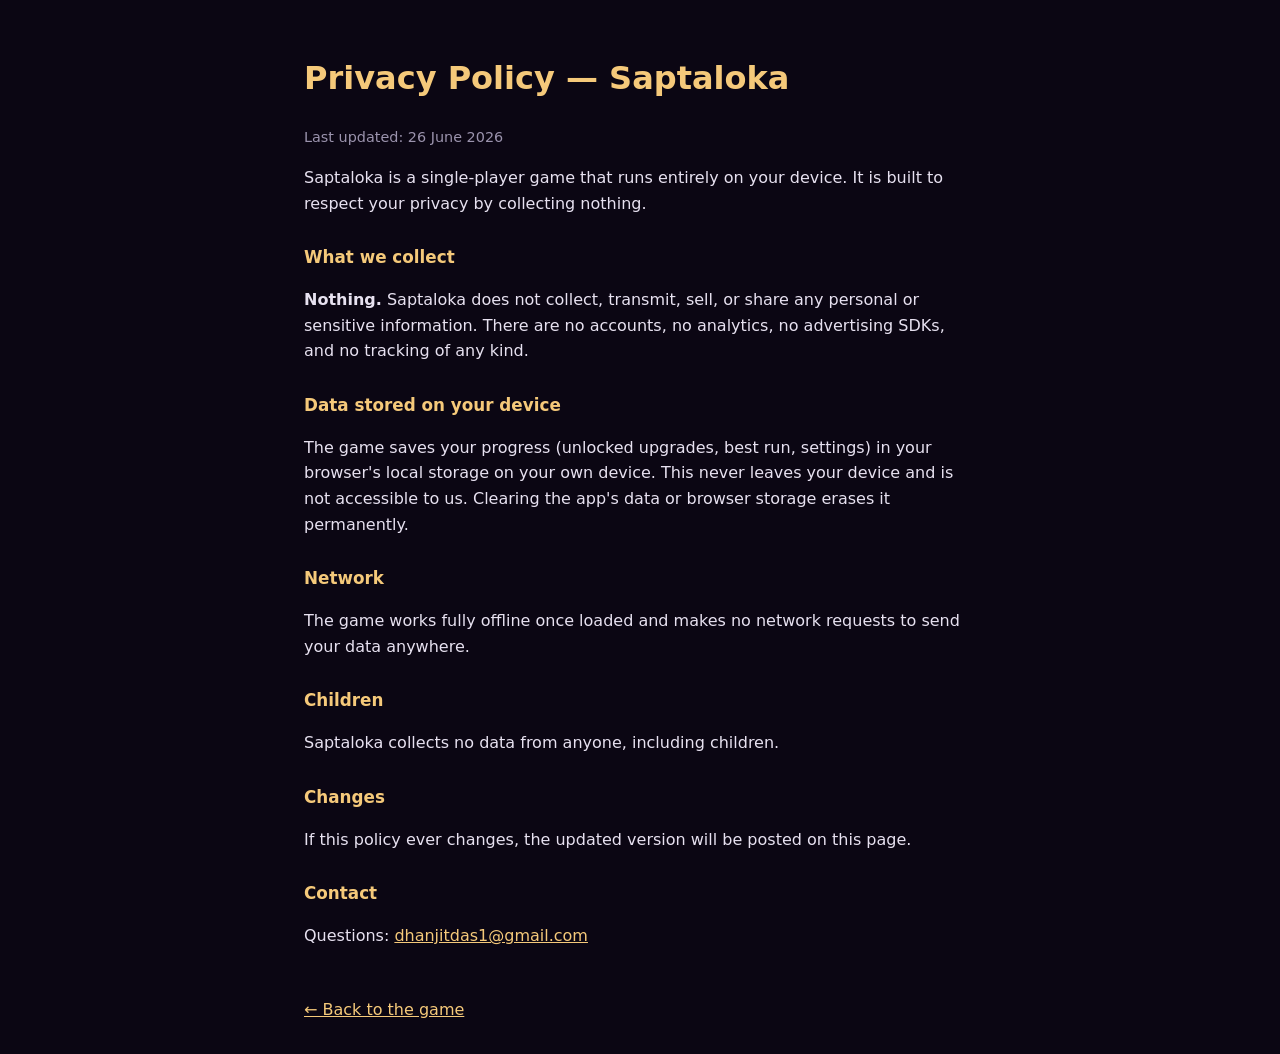
<file: saptaloka/privacy.html>
<!doctype html>
<html lang="en">
<head>
  <meta charset="utf-8" />
  <meta name="viewport" content="width=device-width, initial-scale=1, viewport-fit=cover" />
  <title>Saptaloka — Privacy Policy</title>
  <style>
    :root { color-scheme: dark; }
    body {
      margin: 0; padding: 2rem 1.25rem calc(2rem + env(safe-area-inset-bottom));
      background: #0b0613; color: #e7e1f0;
      font-family: system-ui, -apple-system, Segoe UI, Roboto, sans-serif;
      line-height: 1.6; max-width: 42rem; margin-inline: auto;
    }
    h1 { color: #f5c97a; font-weight: 600; }
    h2 { color: #f5c97a; font-size: 1.05rem; margin-top: 1.75rem; }
    a { color: #f5c97a; }
    .muted { color: #9b93ad; font-size: 0.9rem; }
    .back { display: inline-block; margin-top: 2rem; }
  </style>
</head>
<body>
  <h1>Privacy Policy — Saptaloka</h1>
  <p class="muted">Last updated: 26 June 2026</p>

  <p>
    Saptaloka is a single-player game that runs entirely on your device. It is built to
    respect your privacy by collecting nothing.
  </p>

  <h2>What we collect</h2>
  <p><strong>Nothing.</strong> Saptaloka does not collect, transmit, sell, or share any
    personal or sensitive information. There are no accounts, no analytics, no advertising
    SDKs, and no tracking of any kind.</p>

  <h2>Data stored on your device</h2>
  <p>The game saves your progress (unlocked upgrades, best run, settings) in your browser's
    local storage on your own device. This never leaves your device and is not accessible to
    us. Clearing the app's data or browser storage erases it permanently.</p>

  <h2>Network</h2>
  <p>The game works fully offline once loaded and makes no network requests to send your
    data anywhere.</p>

  <h2>Children</h2>
  <p>Saptaloka collects no data from anyone, including children.</p>

  <h2>Changes</h2>
  <p>If this policy ever changes, the updated version will be posted on this page.</p>

  <h2>Contact</h2>
  <p>Questions: <a href="mailto:dhanjitdas1@gmail.com">dhanjitdas1@gmail.com</a></p>

  <a class="back" href="./">← Back to the game</a>
</body>
</html>
</file>
<file: handslam/style.css>
:root {
  --wood: #835629; --wood-dark: #6a4420; --wood-edge: #4f3316; --floor: #3f463d;
  --ink: #1b1b1f; --chalk: #f3efe6; --gold: #f5c97a;
  --hand-skin: #f2c79b; --hand-finger: #c08a5e; --danger: #e2593c;
}

* { box-sizing: border-box; }

html, body {
  margin: 0; height: 100%; overflow: hidden;
  background: var(--ink); color: var(--chalk);
  font: 14px/1.4 system-ui, -apple-system, "Segoe UI", sans-serif;
  touch-action: none; overscroll-behavior: none; user-select: none;
  -webkit-tap-highlight-color: transparent;
}

#stage {
  position: relative; height: 100%; width: 100%;
  padding: env(safe-area-inset-top) env(safe-area-inset-right)
           env(safe-area-inset-bottom) env(safe-area-inset-left);
}

#desk { display: block; width: 100%; height: 100%; }

.btn {
  font: inherit; font-weight: 600; padding: 10px 22px; border-radius: 8px;
  cursor: pointer; border: 0;
}
.btn-primary { background: var(--gold); color: var(--ink); }
.btn-secondary {
  background: rgba(243,239,230,0.12); color: var(--chalk);
  box-shadow: inset 0 0 0 1.5px rgba(243,239,230,0.4);
}

/* ── title screen ─────────────────────────────────────────────────────────
 * Every colour here is sampled from game.js's canvas palette (the `C` object)
 * rather than invented fresh — same wood/gold/hand tones the desk itself is
 * drawn in, so the title reads as the same room and not a bolted-on menu. */
#title {
  position: absolute; inset: 0; display: grid; place-content: center;
  background: linear-gradient(175deg, rgba(27,27,31,0.97) 0%, rgba(74,48,22,0.93) 100%);
  text-align: center; padding: 12px;
}
#title[hidden] { display: none; }

.title-card {
  display: flex; flex-direction: column; align-items: center; gap: 10px;
  width: min(288px, 86vw);
}

.title-card h1 {
  margin: 0; font-size: 30px; letter-spacing: 0.5px; color: var(--gold);
  text-shadow: 0 2px 0 rgba(0,0,0,0.4);
}
.tagline { margin: 0; font-size: 13px; color: var(--chalk); opacity: 0.85; }

.section-label {
  margin: 0; font-size: 10px; font-weight: 700; letter-spacing: 1px;
  text-transform: uppercase; opacity: 0.55;
}

.zones { display: flex; flex-direction: column; align-items: center; gap: 5px; width: 100%; }

.fist-cue { display: flex; justify-content: center; }
.fist-shape {
  position: relative; width: 20px; height: 17px;
  border-radius: 6px 6px 8px 8px; background: var(--ink);
  box-shadow: inset 0 -3px 0 rgba(0,0,0,0.3);
}
.fist-shape::before {                 /* two knuckle highlights */
  content: ""; position: absolute; top: 4px; left: 4px;
  width: 4px; height: 4px; border-radius: 50%;
  background: rgba(255,255,255,0.16); box-shadow: 8px 0 0 rgba(255,255,255,0.16);
}
.fist-shape::after {                  /* the drop, straight down onto whichever zone */
  content: ""; position: absolute; left: 50%; top: 100%; margin-top: 1px;
  transform: translateX(-50%);
  border: 5px solid transparent; border-top-color: var(--ink);
}

.zone-row { display: flex; gap: 6px; width: 100%; }
.zone {
  flex: 1; display: flex; flex-direction: column; align-items: center; gap: 2px;
  padding: 6px 2px; border-radius: 6px;
  font-size: 10.5px; font-weight: 700; text-transform: uppercase; letter-spacing: 0.3px;
}
.zone-name { opacity: 0.8; }
.z-hand { background: var(--hand-skin); color: var(--ink); }
.z-wrist { background: var(--hand-finger); color: var(--ink); }
.z-desk { background: var(--wood); color: var(--chalk); }
.outcome-thump { color: var(--danger); }
.outcome-foul { opacity: 0.7; }

.controls { border-collapse: collapse; font-size: 11.5px; width: 100%; }
.controls th, .controls td { padding: 4px 6px; }
.controls tr:first-child th {
  font-weight: 700; opacity: 0.6; font-size: 10px; text-transform: uppercase;
}
.controls .role { text-align: left; font-weight: 700; }
.controls .role.down { color: var(--gold); }
.controls .role.up { color: var(--hand-skin); }
.controls td { text-align: center; background: rgba(243,239,230,0.06); }
.controls tr + tr td, .controls tr + tr th { border-top: 1px solid rgba(243,239,230,0.14); }

#title .btn-primary { margin-top: 4px; font-size: 16px; padding: 11px 36px; }

/* ── result overlay ────────────────────────────────────────────────────── */
#over {
  position: absolute; inset: 0; display: grid; place-content: center; gap: 14px;
  background: rgba(23,23,27,0.82); text-align: center;
}
#over[hidden] { display: none; }
/* M1's messages were short enough to never wrap. Naming a specific winner by
 * name among six runs longer ("Vikram's hand survived. You were knocked
 * out.") and a grid item sizes to its content by default — with no width
 * limit that text pushed past the viewport edge instead of wrapping. */
#over p { margin: 0; font-size: 20px; font-weight: 600; max-width: min(320px, 88vw); }
.over-actions { display: flex; gap: 10px; justify-content: center; }
</file>
<file: maaranpithu/style.css>
/* Maaran Pithu — shell only: full-bleed canvas, HUD strip, title/over overlays.
   The field, kids, ball and referee are all drawn on the canvas. */
:root {
  --grass: #3a8f3c;
  --ink: #fffdf5;
  --muted: #d7e6c9;
  --chalk: #fff8dc;
  --accent: #ffd23f;   /* tennis-ball yellow */
}
* { box-sizing: border-box; }
html, body {
  margin: 0; height: 100%; overflow: hidden;
  background: #245c26; color: var(--ink);
  font-family: "Trebuchet MS", "Segoe UI", system-ui, sans-serif;
  -webkit-font-smoothing: antialiased;
  overscroll-behavior: none; user-select: none; -webkit-user-select: none;
  -webkit-touch-callout: none; -webkit-tap-highlight-color: transparent;
  touch-action: manipulation;
}
#app { position: fixed; inset: 0; }
#game { display: block; width: 100%; height: 100%; touch-action: none; cursor: crosshair; }

#hud {
  position: absolute; top: max(10px, env(safe-area-inset-top)); left: 14px; right: 14px;
  display: flex; justify-content: space-between; pointer-events: none;
  font-size: 15px; font-weight: 700; letter-spacing: .02em;
  text-shadow: 0 1px 2px rgba(0,0,0,.6);
}
#msg { color: var(--accent); }

.overlay {
  position: absolute; inset: 0; display: flex; flex-direction: column;
  align-items: center; justify-content: center; text-align: center;
  padding: 24px; gap: 12px;
  background: rgba(20, 50, 20, 0.72); backdrop-filter: blur(3px);
}
.overlay.hidden { display: none; }
h1 { font-size: clamp(36px, 9vw, 64px); margin: 0; letter-spacing: .02em; color: var(--chalk);
     text-shadow: 3px 3px 0 #1d4a1f; }
h2 { font-size: clamp(28px, 7vw, 44px); margin: 0; color: var(--chalk); }
.tagline { margin: 0; color: var(--muted); font-size: 17px; }
.primary {
  font: inherit; font-size: 20px; font-weight: 700; padding: 12px 36px; margin-top: 8px;
  border: 0; border-radius: 999px; background: var(--accent); color: #2b2b00; cursor: pointer;
  box-shadow: 0 4px 0 #b8941a;
}
.primary:active { transform: translateY(2px); box-shadow: 0 2px 0 #b8941a; }
.how { display: grid; gap: 6px; margin-top: 10px; font-size: 14px; color: var(--muted); }
.how-row { display: flex; gap: 12px; align-items: center; }
.key { background: rgba(255,255,255,.12); padding: 2px 8px; border-radius: 6px; color: var(--chalk); font-weight: 700; min-width: 120px; text-align: center; }
.footnote { color: var(--muted); font-size: 13px; max-width: 340px; margin: 6px 0 0; }

.best-line { color: var(--accent); font-weight: 700; margin: 4px 0 0; min-height: 1.2em; }
#overSub b { color: var(--accent); }

.icon-btn {
  position: absolute; top: max(6px, env(safe-area-inset-top)); right: 10px; z-index: 5;
  width: 40px; height: 40px; border-radius: 50%; border: 0; cursor: pointer; font-size: 20px;
  background: rgba(0,0,0,0.3); color: var(--chalk); touch-action: manipulation;
}
#hud { padding-right: 48px; }
.how-touch { display: none; }
@media (pointer: coarse) { .how-kb { display: none; } .how-touch { display: grid; } }
#rotate {
  position: absolute; inset: 0; display: none; flex-direction: column; align-items: center; justify-content: center;
  background: #245c26; text-align: center; padding: 24px; z-index: 10;
}
#rotate .rotate-icon { font-size: 56px; color: var(--accent); }
#rotate p { margin: 4px 0; }
#rotate .rotate-title { font-size: 22px; font-weight: 700; }
#rotate .rotate-sub { color: var(--muted); }
@media (orientation: portrait) and (max-width: 700px) { #rotate { display: flex; } }
.overlay { overflow-y: auto; justify-content: safe center; }
@media (max-height: 460px) {
  .overlay { justify-content: flex-start; padding-top: 14px; gap: 6px; }
  h1 { font-size: 34px; text-shadow: 2px 2px 0 #1d4a1f; }
  .tagline { font-size: 14px; }
  .primary { font-size: 17px; padding: 8px 28px; margin-top: 2px; }
  .how { gap: 3px; font-size: 12px; }
  .footnote { display: none; }
}

/* ---- pause / how-to ------------------------------------------------------- */
#pauseBtn { right: 58px; font-size: 14px; letter-spacing: -2px; }
.ghost {
  font: inherit; font-size: 15px; font-weight: 700; padding: 8px 22px;
  border: 2px solid rgba(255,255,255,0.35); border-radius: 999px; background: transparent; color: var(--chalk); cursor: pointer;
  touch-action: manipulation;
}
.ghost:hover { border-color: var(--accent); color: var(--accent); }
.stack { display: flex; gap: 10px; flex-wrap: wrap; justify-content: center; margin-top: 6px; }
.demos {
  display: grid; grid-template-columns: repeat(2, minmax(0, 1fr)); gap: 14px;
  width: 100%; max-width: 560px;
}
#howtoScreen { gap: 8px; }
#howtoScreen h2 { font-size: clamp(24px, 5vw, 34px); }
.demo { margin: 0; background: rgba(0,0,0,0.25); border-radius: 12px; overflow: hidden; }
.demo canvas { display: block; width: 100%; aspect-ratio: 3 / 2; }
.demo.wide { grid-column: 1 / -1; }
.demo.wide canvas { aspect-ratio: 8 / 3; }
.demo figcaption { padding: 8px 10px 10px; font-size: 13px; line-height: 1.4; color: var(--muted); text-align: left; }
.demo figcaption b { color: var(--chalk); }
.rules { text-align: left; max-width: 560px; margin: 2px 0 0; padding-left: 20px; color: var(--muted); font-size: 13px; line-height: 1.45; }
.tch { display: none; }
@media (pointer: coarse) { .kb { display: none; } .tch { display: inline; } }
@media (max-width: 560px) { .demos { grid-template-columns: 1fr; } }
@media (max-height: 460px) { .demos { grid-template-columns: repeat(2, minmax(0, 1fr)); gap: 8px; } .rules { font-size: 12px; } }
</file>
<file: minesweeper/style.css>
/* Sweep — surveyor's chart: dark slate fog, cream revealed paper, ink accents. */
* { box-sizing: border-box; margin: 0; }
html, body { height: 100%; overflow: hidden; }
body {
  background: #232a33;
  color: #efe6d0;
  font-family: Georgia, "Times New Roman", serif;
  -webkit-font-smoothing: antialiased;
  touch-action: none;
  overscroll-behavior: none;
}
#board {
  position: fixed; inset: 0;
  width: 100vw; height: 100vh;
  display: block;
  cursor: crosshair;
}

#hud {
  position: fixed;
  top: max(10px, env(safe-area-inset-top));
  left: max(12px, env(safe-area-inset-left));
  right: max(12px, env(safe-area-inset-right));
  display: flex; align-items: center; gap: 14px;
  pointer-events: none;
  user-select: none;
}
#hud .stat {
  display: flex; align-items: baseline; gap: 6px;
  background: rgba(20, 25, 31, 0.82);
  border: 1px solid rgba(239, 230, 208, 0.14);
  border-radius: 10px;
  padding: 6px 12px;
  font-size: 18px;
  font-variant-numeric: tabular-nums;
}
#hud .label { font-size: 11px; letter-spacing: 0.12em; text-transform: uppercase; color: #9aa4ad; }
#hud .spacer { flex: 1; }
#hud button {
  pointer-events: auto;
  width: 40px; height: 40px;
  border-radius: 10px;
  border: 1px solid rgba(239, 230, 208, 0.2);
  background: rgba(20, 25, 31, 0.82);
  color: #efe6d0;
  font-size: 18px;
  font-family: inherit;
  cursor: pointer;
}
#hud button:hover { border-color: rgba(239, 230, 208, 0.5); }

/* First-visit fly-in copy. Visible only while body.opening; the HUD dims out
   of the way so the scale of the field is the only thing on screen. */
#tagline {
  position: fixed;
  inset: 0;
  display: flex;
  flex-direction: column;
  align-items: center;
  justify-content: center;
  gap: 6px;
  pointer-events: none;
  opacity: 0;
  transition: opacity 0.5s ease;
  z-index: 3;
  text-align: center;
  padding: 20px;
}
body.opening #tagline { opacity: 1; }
#tagline p { margin: 0; text-shadow: 0 2px 18px rgba(11, 14, 18, 0.9); }
#tagline .line1 { font-size: clamp(22px, 5vw, 36px); letter-spacing: 0.01em; }
#tagline .line2 { font-size: clamp(13px, 2.6vw, 16px); color: #9aa4ad; font-style: italic; }
#hud { transition: opacity 0.6s ease; }
body.opening #hud { opacity: 0.25; }
@media (prefers-reduced-motion: reduce) {
  #tagline, #hud { transition: none; }
}

.overlay {
  position: fixed; inset: 0;
  display: none;
  align-items: center; justify-content: center;
  background: rgba(15, 19, 24, 0.72);
  padding: 20px;
  z-index: 5;
}
.overlay.show { display: flex; }
.panel {
  background: #efe6d0;
  color: #2b2620;
  border-radius: 14px;
  max-width: 420px;
  width: 100%;
  padding: 26px 28px;
  box-shadow: 0 18px 50px rgba(0, 0, 0, 0.5);
}
.panel h2 { font-size: 24px; margin-bottom: 10px; }
.panel p { margin: 8px 0; line-height: 1.45; }
.panel .big { font-size: 30px; font-variant-numeric: tabular-nums; }
.panel .dim { color: #6d6455; }
.panel .small { font-size: 13px; }
.panel ul { margin: 10px 0 10px 18px; line-height: 1.7; }
.panel button.primary {
  margin-top: 14px;
  width: 100%;
  padding: 12px;
  font-size: 17px;
  font-family: inherit;
  border: none; border-radius: 10px;
  background: #2b2620; color: #efe6d0;
  cursor: pointer;
}
.panel button.primary:hover { background: #423a2f; }
</file>
<file: runner/style.css>
/* Runner 626 — a stick-figure survival race.
   Landscape side-scroller, web-first + responsive, drawn entirely on <canvas>.
   The CSS here is only the shell: full-bleed canvas, the menu/over/pause
   overlays that sit on top, and a phone "rotate to landscape" prompt. */

:root {
  --bg:      #0a0420;   /* Expressway 626 — deep-indigo void */
  --bg-2:    #150a2e;
  --ink:     #eaeeff;
  --muted:   #9a8fc4;
  --accent:  #19e8ff;   /* cyan — signal / UI / you */
  --player:  #19e8ff;
  --accent-2:#ff2dd4;   /* hot magenta — hazards / accent */
  --line:    rgba(25, 232, 255, 0.22);
}

* { box-sizing: border-box; }

html, body {
  margin: 0;
  height: 100%;
  overflow: hidden;
  background: var(--bg);
  color: var(--ink);
  font-family: "Helvetica Neue", Helvetica, Arial, system-ui, sans-serif;
  -webkit-font-smoothing: antialiased;
  /* Kill iOS rubber-band scroll, callouts, tap-highlight and text selection. */
  overscroll-behavior: none;
  -webkit-user-select: none;
  user-select: none;
  -webkit-touch-callout: none;
  -webkit-tap-highlight-color: transparent;
  /* iOS ignores user-scalable=no; `manipulation` still kills the 300ms double-tap
     zoom on taps. The canvas overrides this with touch-action:none below. */
  touch-action: manipulation;
}

/* Menus/buttons sit above the canvas, so they need the guard explicitly. */
.overlay, .icon-btn, .primary, .ghost { touch-action: manipulation; }

#app {
  position: fixed;
  inset: 0;
  width: 100%;
  height: 100%;
}

#game {
  display: block;
  width: 100%;
  height: 100%;
  /* The canvas is the input surface; never let the browser pan/zoom on it. */
  touch-action: none;
}

/* ---- Top bar (pause / mute) ---------------------------------------------- */

#topbar {
  position: absolute;
  top: 0; right: 0;
  display: flex;
  gap: 8px;
  padding: max(10px, env(safe-area-inset-top)) max(12px, env(safe-area-inset-right)) 0 0;
  z-index: 5;
}

.icon-btn {
  width: 40px; height: 40px;
  display: grid; place-items: center;
  font-size: 16px;
  color: var(--ink);
  background: rgba(21, 13, 36, 0.55);
  border: 1px solid var(--line);
  border-radius: 12px;
  backdrop-filter: blur(6px);
  -webkit-backdrop-filter: blur(6px);
  cursor: pointer;
}
.icon-btn[hidden] { display: none; }
.icon-btn:active { transform: scale(0.94); }

/* ---- Overlays (title / game-over / pause) -------------------------------- */

.overlay {
  position: absolute;
  inset: 0;
  z-index: 10;
  display: flex;
  flex-direction: column;
  align-items: center;
  justify-content: center;
  gap: 16px;
  text-align: center;
  padding: max(32px, env(safe-area-inset-top)) 24px max(40px, env(safe-area-inset-bottom));
  background:
    radial-gradient(900px 500px at 50% 22%, rgba(29, 18, 51, 0.85) 0%, transparent 62%),
    rgba(11, 6, 19, 0.78);
  backdrop-filter: blur(3px);
  -webkit-backdrop-filter: blur(3px);
  animation: fade-in 0.28s ease both;
}
.overlay.hidden { display: none; }

@keyframes fade-in { from { opacity: 0; } to { opacity: 1; } }

/* Title logo */
.logo {
  font-weight: 800;
  font-size: clamp(46px, 16vw, 92px);
  letter-spacing: 0.04em;
  line-height: 0.9;
}
.logo-run { color: var(--accent); }
.logo-ner { color: var(--accent-2); margin-left: 0.12em; }

.tagline {
  margin: -6px 0 2px;
  color: var(--muted);
  font-size: clamp(14px, 4.5vw, 18px);
  letter-spacing: 0.06em;
}

.best-line {
  color: var(--muted);
  font-size: 14px;
  letter-spacing: 0.08em;
  text-transform: uppercase;
}
.best-line strong { color: var(--accent); font-size: 18px; }

/* Buttons */
.primary, .ghost {
  font: inherit;
  font-weight: 700;
  letter-spacing: 0.04em;
  border-radius: 999px;
  cursor: pointer;
  transition: transform 0.12s ease, box-shadow 0.18s ease, background 0.18s ease;
}
.primary {
  padding: 15px 40px;
  font-size: 18px;
  color: #07241f;
  background: var(--accent);
  border: none;
  box-shadow: 0 10px 30px rgba(25, 232, 255, 0.3);
}
.primary:active { transform: translateY(1px) scale(0.98); }
.ghost {
  padding: 11px 28px;
  font-size: 15px;
  color: var(--ink);
  background: transparent;
  border: 1px solid var(--line);
}
.ghost:active { transform: translateY(1px) scale(0.98); }

/* How-to-play rows on the title screen */
.how {
  margin-top: 8px;
  display: grid;
  gap: 8px;
  width: min(360px, 86vw);
}
.how-row {
  display: flex;
  align-items: center;
  justify-content: space-between;
  gap: 12px;
  font-size: 13px;
  color: var(--muted);
}
.how-row .key {
  flex: none;
  padding: 5px 10px;
  border: 1px solid var(--line);
  border-radius: 8px;
  color: var(--ink);
  font-size: 12px;
  white-space: nowrap;
}

.footnote {
  margin-top: 6px;
  max-width: 30ch;
  color: var(--muted);
  font-size: 12px;
  font-style: italic;
  line-height: 1.5;
  opacity: 0.85;
}

/* Game-over readout */
#overTitle { margin: 0; font-size: clamp(22px, 7vw, 32px); letter-spacing: 0.02em; }
.score-big {
  font-weight: 800;
  font-size: clamp(58px, 20vw, 120px);
  line-height: 1;
  color: var(--accent);
}
.score-big .unit { font-size: 0.4em; color: var(--muted); margin-left: 6px; }
.score-sub { color: var(--muted); font-size: 15px; letter-spacing: 0.04em; }
.newbest {
  color: var(--accent-2);
  font-weight: 800;
  letter-spacing: 0.12em;
  text-transform: uppercase;
  font-size: 14px;
  animation: pop 0.4s ease both;
}
.newbest.hidden { display: none; }
@keyframes pop { 0% { transform: scale(0.6); opacity: 0; } 60% { transform: scale(1.12); } 100% { transform: scale(1); opacity: 1; } }

/* Screen-reader only live region */
.sr-only {
  position: absolute;
  width: 1px; height: 1px;
  margin: -1px; padding: 0;
  overflow: hidden;
  clip: rect(0, 0, 0, 0);
  white-space: nowrap;
  border: 0;
}

@media (prefers-reduced-motion: reduce) {
  .overlay, .newbest { animation: none; }
}

/* ---- Rotate-to-landscape prompt (phones only) ---------------------------- */
/* Hidden by default; shown only on a touch device held in portrait. Desktop
   (fine pointer) never sees it, even in a tall/narrow window. */
#rotate {
  position: fixed;
  inset: 0;
  z-index: 50;
  display: none;
  flex-direction: column;
  align-items: center;
  justify-content: center;
  gap: 14px;
  text-align: center;
  padding: 24px;
  background: var(--bg);
  color: var(--ink);
}
.rotate-icon {
  font-size: 64px;
  color: var(--player);
  animation: rotate-hint 2.4s ease-in-out infinite;
}
.rotate-title { margin: 0; font-size: 22px; font-weight: 700; }
.rotate-sub { margin: 0; color: var(--muted); font-size: 14px; }
@keyframes rotate-hint {
  0%, 60%, 100% { transform: rotate(0deg); }
  30% { transform: rotate(-90deg); }
}
@media (orientation: portrait) and (pointer: coarse) {
  #rotate { display: flex; }
}
@media (prefers-reduced-motion: reduce) {
  .rotate-icon { animation: none; }
}

/* ---- Responsive shell (web-first; scales down to phones) ------------------ */
/* Keep menu content from sprawling on very wide desktop monitors. */
.overlay { gap: clamp(12px, 2.2vh, 20px); }
.logo { font-size: clamp(44px, 12vmin, 110px); }
@media (min-width: 900px) {
  .how { width: 420px; }
  .footnote { max-width: 46ch; }
}
/* ---- Character select ---------------------------------------------------- */
.pick-label {
  margin: 2px 0 -4px; color: var(--muted);
  font-size: 12px; letter-spacing: 0.16em; text-transform: uppercase;
}
.char-select {
  display: flex; gap: 8px; flex-wrap: nowrap; justify-content: flex-start;
  max-width: min(700px, 94vw); overflow-x: auto; padding: 6px 4px 8px;
  scrollbar-width: thin; scroll-snap-type: x proximity;
}
.char-select::-webkit-scrollbar { height: 6px; }
.char-select::-webkit-scrollbar-thumb { background: var(--line); border-radius: 3px; }
.char-chip {
  flex: 0 0 auto; width: 100px; scroll-snap-align: center;
  display: flex; flex-direction: column; align-items: center; gap: 4px;
  padding: 8px 6px 10px; border-radius: 14px; cursor: pointer; font: inherit; color: var(--ink);
  background: rgba(21, 13, 36, 0.5); border: 1.5px solid var(--line);
  transition: transform 0.12s ease, border-color 0.15s ease, box-shadow 0.15s ease, background 0.15s ease;
  -webkit-tap-highlight-color: transparent;
}
.char-chip:hover { transform: translateY(-2px); }
.char-chip.selected {
  border-color: var(--c); background: rgba(21, 13, 36, 0.9);
  box-shadow: 0 0 0 1px var(--c), 0 0 24px -5px var(--c);
}
.char-fig { width: 66px; height: 72px; }
.char-name { font-weight: 800; font-size: 13px; letter-spacing: 0.04em; color: var(--c); }
.char-stats { display: grid; gap: 2px; width: 100%; }
.srow { display: flex; align-items: center; gap: 3px; font-size: 9px; color: var(--muted); }
.srow b { width: 22px; flex: none; font-weight: 700; letter-spacing: 0.05em; text-align: left; }
.srow .dot { display: inline-block; width: 5px; height: 5px; border-radius: 50%; background: rgba(255, 255, 255, 0.15); }
.srow .dot.on { background: var(--c); }

/* Short landscape (phone turned sideways): tighten vertical rhythm. */
@media (orientation: landscape) and (max-height: 520px) {
  .overlay { gap: 7px; padding: 10px 20px; }
  .logo { font-size: clamp(30px, 10vh, 54px); }
  .tagline { font-size: 12px; }
  .how, .footnote { display: none; }   /* save vertical space */
  .pick-label { display: none; }
  .char-chip { width: 78px; padding: 5px 5px 7px; }
  .char-fig { width: 42px; height: 46px; }
  .srow { font-size: 8px; }
  .primary { padding: 9px 28px; font-size: 15px; }
}
</file>
<file: runoff/style.css>
:root {
  --bg: #1d2a26;
  --ink: #eef3f0;
  --muted: #b4c3bc;
  --water: #5cb8f2;
  --sun: #ffb13b;
  --panel: rgba(22, 32, 29, 0.92);
  --line: rgba(92, 184, 242, 0.3);
}
* { box-sizing: border-box; }
html, body {
  margin: 0; height: 100%; overflow: hidden;
  background: var(--bg); color: var(--ink);
  font-family: "Trebuchet MS", system-ui, -apple-system, sans-serif;
  -webkit-font-smoothing: antialiased;
  touch-action: none; user-select: none; -webkit-user-select: none;
  -webkit-tap-highlight-color: transparent;
}
canvas { display: block; position: fixed; inset: 0; width: 100%; height: 100%; }

#hud {
  position: fixed; top: 0; left: 50%; transform: translateX(-50%);
  width: min(100vw, 60vh);
  display: flex; align-items: flex-start; gap: 18px;
  padding: max(10px, env(safe-area-inset-top)) 14px 0;
  pointer-events: none;
  text-shadow: 0 1px 3px rgba(0, 0, 0, 0.75), 0 0 8px rgba(0, 0, 0, 0.55);
}
#hud .stat { display: flex; flex-direction: column; }
#hud .stat.right { align-items: flex-end; }
#hud .label { font-size: 11px; letter-spacing: 0.12em; text-transform: uppercase; color: var(--muted); }
#hud #depth, #hud #drops, #hud #best { font-size: 22px; font-variant-numeric: tabular-nums; }
#hud #drops { color: var(--water); }
#hud .spacer { flex: 1; }
#hud.hide { visibility: hidden; }

.overlay {
  position: fixed; inset: 0; display: none;
  align-items: center; justify-content: center;
  background: rgba(14, 22, 20, 0.45);
  padding: 20px;
}
.overlay.show { display: flex; }
.panel {
  width: min(360px, 100%);
  background: var(--panel);
  border: 1px solid var(--line);
  border-radius: 18px;
  padding: 24px 20px 20px;
  text-align: center;
  box-shadow: 0 20px 50px rgba(0, 0, 0, 0.5);
}
h1 { margin: 0 0 6px; font-size: 40px; letter-spacing: 0.04em; color: var(--water); }
h2 { margin: 0 0 8px; font-size: 26px; color: var(--sun); }
.tag { margin: 0 0 18px; color: var(--muted); font-size: 14px; line-height: 1.45; }
.big { font-size: 44px; margin: 4px 0; font-variant-numeric: tabular-nums; }
.dim { color: var(--muted); margin: 0 0 16px; }
.how { color: var(--muted); font-size: 13px; line-height: 1.5; margin: 14px 0 0; }

button {
  display: block; width: 100%;
  margin: 10px 0 0; padding: 12px 14px;
  border-radius: 12px; border: 1px solid var(--line);
  background: rgba(94, 200, 240, 0.06); color: var(--ink);
  font: inherit; font-size: 16px; cursor: pointer;
}
button.primary { background: rgba(94, 200, 240, 0.18); border-color: rgba(94, 200, 240, 0.5); }
button:active { transform: translateY(1px); }
</file>
<file: saptaloka-ascent/style.css>
/* Saptaloka Ascent — shell CSS.
   The game is drawn entirely on <canvas>; this styles only the full-bleed
   canvas + the title/over/pause overlays + the Mirror (upgrade) shop.
   Portrait, mobile-first, safe-area aware. Palette shared with Saptaloka. */

:root {
  --bg:       #0b0613;
  --bg-2:     #150d24;
  --ink:      #ece6f5;
  --muted:    #9b8fb5;
  --gold:     #f5c97a;
  --line:     rgba(245, 201, 122, 0.18);
  /* per-stat colours, shared with the Saptaloka universe */
  --stat-prana:  #8fd6a0;
  --stat-tejas:  #ff9d6b;
  --stat-karma:  #7fc2ff;
  --stat-bhakti: #c79bff;
}

* { box-sizing: border-box; }

html, body {
  margin: 0; height: 100%; overflow: hidden;
  background: var(--bg); color: var(--ink);
  font-family: "Hoefler Text", Georgia, "Times New Roman", serif;
  -webkit-font-smoothing: antialiased;
  overscroll-behavior: none;
  -webkit-user-select: none; user-select: none;
  -webkit-touch-callout: none; -webkit-tap-highlight-color: transparent;
  touch-action: manipulation;
}
.overlay, .icon-btn, .primary, .ghost, .upg { touch-action: manipulation; }

#app { position: fixed; inset: 0; }
#game { display: block; width: 100%; height: 100%; touch-action: none; }

/* ---- Top bar ------------------------------------------------------------- */
#topbar {
  position: absolute; top: 0; right: 0; display: flex; gap: 8px;
  padding: max(10px, env(safe-area-inset-top)) max(12px, env(safe-area-inset-right)) 0 0;
  z-index: 5;
}
.icon-btn {
  width: 40px; height: 40px; display: grid; place-items: center; font-size: 16px;
  color: var(--ink); background: rgba(21, 13, 36, 0.55); border: 1px solid var(--line);
  border-radius: 12px; backdrop-filter: blur(6px); -webkit-backdrop-filter: blur(6px); cursor: pointer;
}
.icon-btn[hidden] { display: none; }
.icon-btn:active { transform: scale(0.94); }

/* ---- Overlays ------------------------------------------------------------ */
.overlay {
  position: absolute; inset: 0; z-index: 10;
  display: flex; flex-direction: column; align-items: center; justify-content: center;
  gap: clamp(10px, 2vh, 18px); text-align: center;
  padding: max(28px, env(safe-area-inset-top)) 22px max(28px, env(safe-area-inset-bottom));
  overflow-y: auto;
  background:
    radial-gradient(1000px 560px at 50% 8%, rgba(40, 25, 70, 0.9) 0%, transparent 60%),
    rgba(11, 6, 19, 0.86);
  backdrop-filter: blur(3px); -webkit-backdrop-filter: blur(3px);
  animation: fade-in 0.28s ease both;
}
.overlay.hidden { display: none; }
@keyframes fade-in { from { opacity: 0; } to { opacity: 1; } }

/* Title logo */
.logo { display: flex; flex-direction: column; line-height: 0.92; }
.logo-main { font-size: clamp(38px, 12vw, 64px); color: var(--gold); letter-spacing: 0.02em; }
.logo-sub {
  font-size: clamp(15px, 5vw, 22px); color: var(--ink); letter-spacing: 0.5em;
  text-transform: uppercase; margin-top: 4px; opacity: 0.85;
}
.tagline { margin: 0; color: var(--muted); font-style: italic; font-size: clamp(13px, 4vw, 16px); max-width: 30ch; }
.best-line { color: var(--muted); font-size: 14px; letter-spacing: 0.03em; }
.best-line strong { color: var(--gold); }

/* The Mirror — upgrade shop */
.shop {
  width: min(420px, 92vw); border: 1px solid var(--line); border-radius: 16px;
  background: linear-gradient(180deg, var(--bg-2), rgba(21, 13, 36, 0.3)); padding: 12px 12px 14px;
}
.shop-head {
  display: flex; justify-content: space-between; align-items: baseline;
  font-size: 13px; letter-spacing: 0.14em; text-transform: uppercase; color: var(--muted); margin-bottom: 8px;
}
.shop-head .punya { color: var(--gold); letter-spacing: 0.04em; text-transform: none; }
.upgrades { display: grid; gap: 6px; }
.upg {
  display: flex; align-items: center; justify-content: space-between; gap: 10px;
  width: 100%; text-align: left; font: inherit; color: var(--ink);
  padding: 8px 10px; border-radius: 10px; border: 1px solid var(--line);
  background: rgba(255, 255, 255, 0.02); cursor: pointer;
  transition: border-color 0.15s ease, background 0.15s ease, transform 0.1s ease;
}
.upg.afford { border-color: rgba(245, 201, 122, 0.5); }
.upg.afford:active { transform: scale(0.98); }
.upg.locked { opacity: 0.55; cursor: default; }
.upg.maxed { opacity: 0.7; cursor: default; border-color: rgba(143, 214, 160, 0.4); }
.upg-main { display: flex; flex-direction: column; min-width: 0; }
.upg-name { font-size: 15px; }
.upg-desc { font-size: 11.5px; color: var(--muted); line-height: 1.3; }
.upg-meta { display: flex; flex-direction: column; align-items: flex-end; gap: 4px; flex: none; }
.upg-cost { font-size: 13px; color: var(--gold); white-space: nowrap; }
.upg.locked .upg-cost { color: var(--muted); }
.pips { display: flex; gap: 3px; }
.pips i { width: 7px; height: 7px; border-radius: 50%; background: rgba(255, 255, 255, 0.16); }
.pips i.on { background: var(--gold); }

/* Buttons */
.primary, .ghost {
  font: inherit; font-weight: 700; letter-spacing: 0.03em; border-radius: 999px; cursor: pointer;
  transition: transform 0.12s ease, box-shadow 0.18s ease, background 0.18s ease;
}
.primary {
  padding: 14px 36px; font-size: 18px; color: #1c1208; background: var(--gold); border: none;
  box-shadow: 0 10px 30px rgba(245, 201, 122, 0.25);
}
.primary:active { transform: translateY(1px) scale(0.98); }
.ghost { padding: 10px 26px; font-size: 15px; color: var(--ink); background: transparent; border: 1px solid var(--line); }
.ghost:active { transform: translateY(1px) scale(0.98); }

/* How-to */
.how { display: grid; gap: 7px; width: min(340px, 86vw); }
.how-row { display: flex; align-items: center; justify-content: space-between; gap: 12px; font-size: 13px; color: var(--muted); }
.how-row .key {
  flex: none; padding: 5px 10px; border: 1px solid var(--line); border-radius: 8px;
  color: var(--ink); font-size: 12px; white-space: nowrap;
}
.footnote { margin: 2px 0 0; max-width: 40ch; color: var(--muted); font-size: 11.5px; font-style: italic; line-height: 1.5; opacity: 0.85; }

/* Over / win readout */
.over-title { margin: 0; font-size: clamp(30px, 9vw, 48px); letter-spacing: 0.02em; color: var(--ink); }
.over-title.win { color: var(--gold); }
.over-title.false { color: var(--stat-karma); }
.over-title.death { color: #ff7a7a; }
.over-sub { margin: 0; color: var(--muted); font-style: italic; font-size: 15px; max-width: 32ch; }
.over-stat { color: var(--ink); font-size: 16px; }
.over-stat strong { color: var(--gold); }
.over-reward { color: var(--gold); font-size: 15px; }

@media (prefers-reduced-motion: reduce) { .overlay { animation: none; } }

/* Tall phones: a touch more breathing room is fine; very short landscape: tighten. */
@media (orientation: landscape) and (max-height: 540px) {
  .overlay { gap: 7px; }
  .logo-main { font-size: 34px; }
  .footnote, .how { display: none; }
  .shop { padding: 8px; }
  .upg-desc { display: none; }
}
</file>
<file: saptaloka/style.css>
:root {
  --bg-0: #0b0613;
  --bg-1: #160a25;
  --bg-2: #2a103f;
  --ink: #f6ecd2;
  --ink-dim: #b9a98a;
  --gold: #f5c97a;
  --gold-deep: #c08a2c;
  --crimson: #c2384a;
  --indigo: #6f4cd2;
  --emerald: #4dbf8b;
  --rose: #e57aa7;
  --danger: #ff5566;

  --stat-prana:  #ff6c8a;
  --stat-tejas:  #ffc857;
  --stat-karma:  #6fb5ff;
  --stat-bhakti: #9b7bff;

  --card-w: min(92vw, 420px);
  --card-h: min(72vh, 620px);

  --safe-top: env(safe-area-inset-top, 0px);
  --safe-bot: env(safe-area-inset-bottom, 0px);
}

* { box-sizing: border-box; }

/* Visually hidden but available to assistive tech (live-region announcements). */
.sr-only {
  position: absolute;
  width: 1px; height: 1px;
  margin: -1px; padding: 0;
  overflow: hidden;
  clip: rect(0 0 0 0);
  clip-path: inset(50%);
  border: 0;
  white-space: nowrap;
}

html, body {
  margin: 0;
  padding: 0;
  height: 100%;
  width: 100%;
  background: radial-gradient(120% 80% at 50% 0%, #2a103f 0%, #160a25 38%, #0b0613 100%);
  color: var(--ink);
  font-family: "Hiragino Sans", "Noto Sans", "Segoe UI", system-ui, -apple-system, sans-serif;
  overscroll-behavior: none;
  -webkit-tap-highlight-color: transparent;
  user-select: none;
  -webkit-user-select: none;
  touch-action: manipulation;
}

body {
  position: fixed;
  inset: 0;
  overflow: hidden;
}

#app {
  position: relative;
  width: 100%;
  height: 100%;
  display: flex;
  flex-direction: column;
}

/* ---------- HUD ---------- */

#hud {
  position: relative;
  z-index: 5;
  padding: calc(var(--safe-top) + 8px) 14px 8px;
  display: grid;
  grid-template-columns: 1fr auto;
  grid-template-rows: auto auto;
  row-gap: 8px;
  column-gap: 8px;
}

.realm-bar {
  grid-column: 1 / 2;
  display: flex;
  flex-direction: column;
  gap: 4px;
}

.realm-name {
  font-family: "Iowan Old Style", "Palatino", serif;
  font-size: 18px;
  letter-spacing: 0.08em;
  color: var(--gold);
  text-shadow: 0 1px 0 #000;
}

.realm-progress {
  display: flex;
  gap: 4px;
}

.realm-progress .pip {
  width: 14px;
  height: 4px;
  border-radius: 2px;
  background: rgba(255,255,255,0.12);
}
.realm-progress .pip.done { background: var(--gold); }
.realm-progress .pip.now  { background: var(--ink); box-shadow: 0 0 8px var(--gold); }
.realm-progress .pip.boss { background: var(--crimson); }

.icon-btn {
  grid-row: 1 / 2;
  grid-column: 2 / 3;
  background: rgba(255,255,255,0.08);
  border: 1px solid rgba(255,255,255,0.12);
  color: var(--ink);
  width: 38px;
  height: 38px;
  border-radius: 10px;
  font-size: 20px;
  align-self: start;
  cursor: pointer;
}
.icon-btn:active { transform: scale(0.95); }

.stats {
  grid-column: 1 / 3;
  display: grid;
  grid-template-columns: repeat(4, 1fr);
  gap: 6px;
}

.stat {
  display: flex;
  flex-direction: column;
  gap: 4px;
  padding: 5px 7px 6px;
  border-radius: 10px;
  background: rgba(255,255,255,0.04);
  border: 1px solid rgba(255,255,255,0.08);
  font-size: 14px;
  position: relative;
  cursor: pointer;
  transition: transform 0.18s, background 0.25s;
}
.stat:focus-visible {
  outline: 2px solid var(--gold);
  outline-offset: 2px;
}

.stat-top {
  display: flex;
  align-items: center;
  justify-content: center;
  gap: 6px;
}

.stat[data-stat="prana"]  .glyph { color: var(--stat-prana); }
.stat[data-stat="tejas"]  .glyph { color: var(--stat-tejas); }
.stat[data-stat="karma"]  .glyph { color: var(--stat-karma); }
.stat[data-stat="bhakti"] .glyph { color: var(--stat-bhakti); }
.stat .glyph { transition: transform 0.18s; }

/* The meter is the reading; the number is a quiet precision aid beside it. */
.stat .val {
  font-variant-numeric: tabular-nums;
  font-weight: 600;
  font-size: 12px;
  color: var(--ink-dim);
  min-width: 1.6em;
  text-align: left;
}

/* ---------- Virtue meters ----------
   Track shading marks the run-ending zones (matching the ≤15 / ≥85 danger cue):
   red = a deadly end, gold = the karma/bhakti false-summit end (a heaven, still
   fatal to the run). Prāṇa is the one classic "full is good" fill bar; the other
   three are needle gauges — keep the needle out of the shaded ends. */

.stat .meter {
  position: relative;
  height: 5px;
  border-radius: 3px;
  background: rgba(255,255,255,0.10);
}

.stat[data-stat="prana"] .meter {
  background: linear-gradient(to right,
    rgba(255,85,102,0.40) 0 15%, rgba(255,255,255,0.10) 15%);
}
.stat[data-stat="tejas"] .meter {
  background: linear-gradient(to right,
    rgba(255,85,102,0.45) 0 15%, rgba(255,255,255,0.10) 15% 85%, rgba(255,85,102,0.45) 85%);
}
.stat[data-stat="karma"] .meter,
.stat[data-stat="bhakti"] .meter {
  background: linear-gradient(to right,
    rgba(255,85,102,0.45) 0 15%, rgba(255,255,255,0.10) 15% 85%, rgba(245,201,122,0.55) 85%);
}

/* Faint centre tick on the needle gauges: the "safe middle" to steer by. */
.stat[data-stat="tejas"] .meter::before,
.stat[data-stat="karma"] .meter::before,
.stat[data-stat="bhakti"] .meter::before {
  content: '';
  position: absolute;
  left: 50%;
  top: -1px;
  bottom: -1px;
  width: 1px;
  background: rgba(255,255,255,0.22);
}

.meter-fill {
  position: absolute;
  inset: 0 auto 0 0;
  width: calc(var(--pct, 50) * 1%);
  border-radius: inherit;
  background: var(--stat-prana);
  box-shadow: 0 0 6px rgba(255,108,138,0.45);
  transition: width 0.4s cubic-bezier(.2,.7,.3,1);
}

.meter-pin {
  position: absolute;
  top: -2.5px;
  width: 3px;
  height: 10px;
  border-radius: 2px;
  left: clamp(0px, calc(var(--pct, 50) * 1% - 1.5px), calc(100% - 3px));
  transition: left 0.4s cubic-bezier(.2,.7,.3,1);
}
.stat[data-stat="tejas"]  .meter-pin { background: var(--stat-tejas);  box-shadow: 0 0 6px rgba(255,200,87,0.6); }
.stat[data-stat="karma"]  .meter-pin { background: var(--stat-karma);  box-shadow: 0 0 6px rgba(111,181,255,0.6); }
.stat[data-stat="bhakti"] .meter-pin { background: var(--stat-bhakti); box-shadow: 0 0 6px rgba(155,123,255,0.6); }

.stat.danger {
  background: rgba(255, 60, 80, 0.15);
  border-color: rgba(255, 80, 100, 0.4);
  animation: warn 1.1s ease-in-out infinite;
}

/* Karma/bhakti drifting into the 100-end: a false summit, not a death — the
   chip glows heaven-gold instead of blood-red, but it is still a warning. */
.stat.danger-summit {
  background: rgba(245, 201, 122, 0.12);
  border-color: rgba(245, 201, 122, 0.45);
  animation: warnGold 1.1s ease-in-out infinite;
}
@keyframes warnGold {
  0%,100% { box-shadow: 0 0 0 rgba(245,201,122,0); }
  50%     { box-shadow: 0 0 12px rgba(245,201,122,0.55); }
}

.stat.preview-up::after,
.stat.preview-dn::after {
  content: attr(data-delta);
  position: absolute;
  top: -14px;
  right: 6px;
  font-size: 12px;
  font-weight: 700;
  pointer-events: none;
}
.stat.preview-up::after { color: var(--emerald); }
.stat.preview-dn::after { color: var(--crimson); }

@keyframes warn {
  0%,100% { box-shadow: 0 0 0 rgba(255,80,80,0); }
  50%     { box-shadow: 0 0 12px rgba(255,80,80,0.55); }
}

/* ---------- Floating stat deltas (combat text) ---------- */

.stat-float {
  position: absolute;
  left: 50%;
  top: 50%;
  font-size: 15px;
  font-weight: 800;
  font-variant-numeric: tabular-nums;
  letter-spacing: 0.02em;
  pointer-events: none;
  z-index: 6;
  text-shadow: 0 1px 4px rgba(0,0,0,0.9);
  will-change: transform, opacity;
}
.stat-float.up { color: var(--emerald); animation: statFloatUp 0.85s cubic-bezier(.2,.7,.3,1) forwards; }
/* --crimson (not --danger) to match the Sage's Eye preview-dn badge: one red for "down". */
.stat-float.dn { color: var(--crimson); animation: statFloatDn 0.85s cubic-bezier(.2,.7,.3,1) forwards; }

@keyframes statFloatUp {
  0%   { opacity: 0; transform: translate(-50%, -20%) scale(0.7); }
  18%  { opacity: 1; transform: translate(-50%, -95%) scale(1.15); }
  100% { opacity: 0; transform: translate(-50%, -210%) scale(0.95); }
}
@keyframes statFloatDn {
  0%   { opacity: 0; transform: translate(-50%, -80%) scale(0.7); }
  18%  { opacity: 1; transform: translate(-50%, -5%)  scale(1.15); }
  100% { opacity: 0; transform: translate(-50%, 110%) scale(0.95); }
}

/* The number gives a quick pop as its delta flies off. */
.stat .val.bump { animation: valBump 0.32s ease-out; }
@keyframes valBump {
  0%   { transform: scale(1); }
  40%  { transform: scale(1.35); }
  100% { transform: scale(1); }
}

/* ---------- Stat info popover ---------- */

.stat-info {
  position: absolute;
  z-index: 10;
  left: 0;
  top: 0;
  width: min(78vw, 300px);
  padding: 12px 14px;
  border-radius: 12px;
  background: rgba(11,6,19,0.97);
  border: 1px solid rgba(245,201,122,0.4);
  box-shadow: 0 16px 40px -12px rgba(0,0,0,0.85);
  text-align: left;
  opacity: 0;
  visibility: hidden;
  transform: translateY(-4px);
  transition: opacity 0.15s, transform 0.15s;
  pointer-events: none;
}
.stat-info.open { opacity: 1; visibility: visible; transform: translateY(0); }

/* Caret pointing up at the tapped stat; --caret-x is set per-open in JS. */
.stat-info::before {
  content: "";
  position: absolute;
  top: -5px;
  left: var(--caret-x, 50%);
  transform: translateX(-50%) rotate(45deg);
  width: 9px;
  height: 9px;
  background: rgba(11,6,19,0.97);
  border-left: 1px solid rgba(245,201,122,0.4);
  border-top: 1px solid rgba(245,201,122,0.4);
}

.stat-info b {
  display: block;
  font-size: 14px;
  letter-spacing: 0.03em;
  margin-bottom: 2px;
}
.stat-info .si-one {
  display: block;
  font-size: 12px;
  font-style: italic;
  color: var(--ink-dim);
  margin-bottom: 7px;
}
.stat-info p {
  margin: 0;
  font-size: 12.5px;
  line-height: 1.45;
  color: var(--ink);
}
.stat-info.info-prana  b { color: var(--stat-prana); }
.stat-info.info-tejas  b { color: var(--stat-tejas); }
.stat-info.info-karma  b { color: var(--stat-karma); }
.stat-info.info-bhakti b { color: var(--stat-bhakti); }

/* ---------- Stage ---------- */

#stage {
  flex: 1;
  position: relative;
  display: flex;
  align-items: center;
  justify-content: center;
  padding: 8px 0 calc(var(--safe-bot) + 16px);
}

.card {
  position: relative;
  width: var(--card-w);
  height: var(--card-h);
  border-radius: 22px;
  background:
    radial-gradient(120% 60% at 50% 0%, rgba(245,201,122,0.18), transparent 60%),
    linear-gradient(180deg, #2a1a3e 0%, #190d28 100%);
  border: 1px solid rgba(245,201,122,0.25);
  box-shadow:
    0 30px 60px -20px rgba(0,0,0,0.7),
    inset 0 0 0 1px rgba(255,255,255,0.04);
  display: flex;
  flex-direction: column;
  align-items: center;
  padding: 28px 22px;
  text-align: center;
  will-change: transform, opacity;
  transform-origin: 50% 110%;
  transition: box-shadow 0.2s;
}

.card.boss {
  background:
    radial-gradient(120% 60% at 50% 0%, rgba(194,56,74,0.35), transparent 60%),
    linear-gradient(180deg, #3a0d18 0%, #1a0710 100%);
  border-color: rgba(194,56,74,0.6);
  box-shadow:
    0 30px 60px -20px rgba(0,0,0,0.8),
    0 0 30px rgba(194,56,74,0.25),
    inset 0 0 0 1px rgba(255,255,255,0.04);
}

.card.god {
  background:
    radial-gradient(120% 60% at 50% 0%, rgba(245,201,122,0.35), transparent 60%),
    linear-gradient(180deg, #2f2148 0%, #1a0e2c 100%);
  border-color: rgba(245,201,122,0.55);
}

/* A deed come back around — washed in karma-blue, your past catching up with you. */
.card.karma {
  background:
    radial-gradient(120% 60% at 50% 0%, rgba(111,181,255,0.28), transparent 60%),
    linear-gradient(180deg, #18203e 0%, #0d1226 100%);
  border-color: rgba(111,181,255,0.5);
  box-shadow:
    0 30px 60px -20px rgba(0,0,0,0.75),
    0 0 26px rgba(111,181,255,0.18),
    inset 0 0 0 1px rgba(255,255,255,0.04);
}
.card.karma .card-speaker { color: var(--stat-karma); }

/* A waystation — the realm's one rest. Warm and low-lit, a lamp in a doorway. */
.card.rest {
  background:
    radial-gradient(120% 60% at 50% 100%, rgba(245,201,122,0.22), transparent 60%),
    linear-gradient(180deg, #221634 0%, #1a1026 100%);
  border-color: rgba(245,201,122,0.4);
  box-shadow:
    0 30px 60px -20px rgba(0,0,0,0.75),
    0 0 26px rgba(245,201,122,0.12),
    inset 0 0 0 1px rgba(255,255,255,0.04);
}
.card.rest .card-speaker { color: var(--stat-prana); }

/* The offer — heaven's gate, open. Brighter than a god card: this is the one that
   wants to be taken. */
.card.offer {
  background:
    radial-gradient(120% 70% at 50% 0%, rgba(245,201,122,0.55), transparent 62%),
    linear-gradient(180deg, #3b2a1a 0%, #1f1426 100%);
  border-color: rgba(245,201,122,0.85);
  box-shadow:
    0 30px 60px -20px rgba(0,0,0,0.75),
    0 0 42px rgba(245,201,122,0.35),
    inset 0 0 0 1px rgba(255,255,255,0.06);
}
.card.offer .card-speaker { color: var(--gold); }

.card-art {
  font-size: 96px;
  line-height: 1;
  margin-top: 6px;
  margin-bottom: 18px;
  filter: drop-shadow(0 4px 14px rgba(0,0,0,0.45));
  font-family: "Iowan Old Style", "Palatino", serif;
}

.card-speaker {
  font-family: "Iowan Old Style", "Palatino", serif;
  font-size: 22px;
  letter-spacing: 0.05em;
  color: var(--gold);
  margin-bottom: 14px;
}

.card-text {
  font-size: 17px;
  line-height: 1.5;
  color: var(--ink);
  max-width: 32ch;
  margin: 0 auto;
}

.choice {
  position: absolute;
  bottom: 22px;
  padding: 10px 14px;
  border-radius: 12px;
  font-size: 14px;
  font-weight: 600;
  border: 1px solid rgba(255,255,255,0.18);
  background: rgba(0,0,0,0.35);
  color: var(--ink-dim);
  max-width: 44%;
  white-space: normal;
  pointer-events: none;
  /* Readable at rest (#26) — a first-time player must never have to blind-drag to
     learn the options. Tilting still lights the weighed side to gold. */
  opacity: 0.55;
  transition: opacity 0.15s, transform 0.15s, color 0.15s, border-color 0.15s;
}
.choice.left  { left: 16px;  text-align: left;  transform: translateX(-6px); }
.choice.right { right: 16px; text-align: right; transform: translateX(6px); }

.card.show-left  .choice.left,
.card.show-right .choice.right {
  opacity: 1;
  color: var(--ink);
  transform: translateX(0);
  border-color: var(--gold);
  background: rgba(245,201,122,0.18);
}

.hint {
  position: absolute;
  bottom: calc(var(--safe-bot) + 10px);
  left: 50%;
  transform: translateX(-50%);
  font-size: 12px;
  letter-spacing: 0.3em;
  color: var(--ink-dim);
  text-transform: uppercase;
  opacity: 0.65;
  pointer-events: none;
}

/* ---------- Overlays ---------- */

.overlay {
  position: absolute;
  inset: 0;
  z-index: 20;
  background: radial-gradient(120% 80% at 50% 30%, rgba(42,16,63,0.96) 0%, rgba(11,6,19,0.98) 100%);
  display: flex;
  flex-direction: column;
  align-items: center;
  justify-content: center;
  padding: calc(var(--safe-top) + 24px) 24px calc(var(--safe-bot) + 24px);
  text-align: center;
  gap: 14px;
}
.overlay.hidden { display: none; }

/* ---------- Realm-ascension cutscene ---------- */

.cutscene {
  cursor: pointer;                 /* whole surface is the tap target */
  gap: 0;                          /* override .overlay's gap; per-line spacing below */
  background: radial-gradient(120% 80% at 50% 38%,
              rgba(42,16,63,0.985) 0%, rgba(11,6,19,0.99) 100%);
}
.cs-inner {
  display: flex;
  flex-direction: column;
  align-items: center;
  text-align: center;
  gap: 10px;
  max-width: 34ch;
}
/* `.cutscene` prefix raises specificity above `.title-art` (the glyph has both
   classes) so the body sans wins — the serif lacks Devanagari conjunct glyphs. */
.cutscene .cs-deva {
  font-family: inherit;            /* override .title-art serif so Devanagari renders */
  font-size: clamp(60px, 17vw, 104px);
  line-height: 1.18;
  margin: 0 0 4px;
  color: var(--gold);
  text-shadow: 0 0 28px rgba(245,201,122,0.45), 0 4px 30px rgba(245,201,122,0.35);
}
.cs-roman {
  font-size: 24px;
  letter-spacing: 0.14em;
  text-transform: uppercase;
  color: var(--ink);
}
.cs-meaning {
  font-size: 15px;
  font-style: italic;
  letter-spacing: 0.04em;
  color: var(--gold);
  opacity: 0.92;
}
.cs-narration {
  margin: 12px 0 0;
  font-size: 15px;
  line-height: 1.55;
  color: var(--ink-dim);
  max-width: 30ch;
}
/* The realm's one rule (rules.js): quieter than the narration, set apart by a hairline. */
.cs-rule {
  margin: 16px auto 0;
  padding-top: 12px;
  border-top: 1px solid rgba(245,201,122,0.28);
  max-width: 30ch;
  font-size: 13.5px;
  line-height: 1.5;
  color: var(--gold);
  opacity: 0.85;
}
.cs-hint {
  margin-top: 26px;
  font-size: 12px;
  letter-spacing: 0.3em;
  text-transform: uppercase;
  color: var(--ink-dim);
  opacity: 0.7;
}

/* Lines start hidden; revealed when JS adds .play one frame after un-hiding. */
.cutscene .cs-deva,
.cutscene .cs-roman,
.cutscene .cs-meaning,
.cutscene .cs-narration,
.cutscene .cs-rule,
.cutscene .cs-hint { opacity: 0; }

.cutscene.play .cs-deva      { animation: csRise 1.1s cubic-bezier(.2,.8,.3,1) forwards; }
.cutscene.play .cs-roman     { animation: csFadeUp 0.6s ease-out 0.55s forwards; }
.cutscene.play .cs-meaning   { animation: csFadeUp 0.6s ease-out 0.80s forwards; }
.cutscene.play .cs-narration { animation: csFadeUp 0.7s ease-out 1.05s forwards; }
.cutscene.play .cs-rule      { animation: csFadeUp 0.7s ease-out 1.35s forwards; }
.cutscene.play .cs-hint      { animation: csHintIn 0.5s ease-out 1.7s forwards,
                                          csHintPulse 1.8s ease-in-out 2.2s infinite; }

@keyframes csRise {
  0%   { opacity: 0; transform: translateY(38px) scale(0.94); text-shadow: 0 0 0 rgba(245,201,122,0); }
  60%  { opacity: 1; }
  100% { opacity: 1; transform: translateY(0) scale(1);
         text-shadow: 0 0 34px rgba(245,201,122,0.6), 0 4px 30px rgba(245,201,122,0.4); }
}
@keyframes csFadeUp { from { opacity: 0; transform: translateY(14px); } to { opacity: 1; transform: translateY(0); } }
@keyframes csHintIn    { from { opacity: 0; } to { opacity: 0.7; } }
@keyframes csHintPulse { 0%,100% { opacity: 0.35; } 50% { opacity: 0.85; } }

/* Reduced motion: static, still tappable. Belt-and-suspenders with the JS guard. */
@media (prefers-reduced-motion: reduce) {
  .cutscene .cs-deva,
  .cutscene .cs-roman,
  .cutscene .cs-meaning,
  .cutscene .cs-narration,
  .cutscene .cs-rule,
  .cutscene .cs-hint {
    opacity: 1 !important;
    animation: none !important;
    transform: none !important;
  }
  .meter-fill, .meter-pin { transition: none; }
  .stat.danger, .stat.danger-summit { animation: none; }
}

/* ---------- Ending screen ---------- */

.end-art {
  width: min(58vw, 200px);
  margin-bottom: 4px;
  filter: drop-shadow(0 8px 34px rgba(0,0,0,0.6));
}
.end-art svg { width: 100%; height: auto; display: block; }

.end-deva {
  font-family: inherit;              /* sans, so Devanagari conjuncts render */
  font-size: 30px;
  letter-spacing: 0.04em;
  color: var(--gold);
  margin-bottom: 2px;
  text-shadow: 0 0 22px rgba(245,201,122,0.4);
}
#endReason {
  margin: 4px 0 8px;
  color: var(--ink-dim);
  font-size: 15px;
  line-height: 1.55;
  max-width: 32ch;
}

/* Per-ending mood. .overlay base (position/flex/centering/padding) still applies. */
.overlay.end-death {
  background: radial-gradient(120% 80% at 50% 30%, rgba(28,10,18,0.96) 0%, rgba(8,4,12,0.99) 100%);
}
.overlay.end-falsesummit {
  background: radial-gradient(120% 80% at 50% 34%, rgba(42,30,63,0.96) 0%, rgba(11,6,19,0.98) 100%);
  transition: background 1.4s ease;   /* the staged reveal (#32) cools from end-win into this */
}
.overlay.end-win {
  background: radial-gradient(120% 80% at 50% 34%, rgba(64,44,18,0.96) 0%, rgba(11,6,19,0.98) 100%);
  transition: background 1.4s ease;
}
.overlay.end-win #endTitle      { color: var(--gold); text-shadow: 0 0 26px rgba(245,201,122,0.55); transition: text-shadow 1.2s ease; }
.overlay.end-falsesummit #endTitle { color: var(--gold); opacity: 0.9; transition: text-shadow 1.2s ease, opacity 1.2s ease; }
/* On reveal, the narration re-enters with the truth and the button re-labels. */
#endScreen.reveal #endReason { animation: csFadeUp 0.9s ease-out both; }
#endScreen.reveal .end-cause { animation: csFadeUp 0.6s ease-out 0.2s both; }
#endScreen.reveal button     { animation: csFadeUp 0.6s ease-out 0.3s both; }
.overlay.end-falsesummit .end-deva { color: var(--bhakti, #9b7bff); }

/* Staged reveal (skipped under reduced-motion — JS only adds .play then). */
#endScreen.play .end-art    { animation: endArtIn 0.9s cubic-bezier(.2,.8,.3,1) both; }
#endScreen.play .end-deva   { animation: csFadeUp 0.6s ease-out 0.50s both; }
#endScreen.play #endTitle   { animation: csFadeUp 0.6s ease-out 0.70s both; }
#endScreen.play #endReason  { animation: csFadeUp 0.7s ease-out 0.95s both; }
#endScreen.play .end-cause  { animation: csFadeUp 0.6s ease-out 1.10s both; }
#endScreen.play .run-stats  { animation: csFadeUp 0.5s ease-out 1.20s both; }
#endScreen.play button      { animation: csFadeUp 0.5s ease-out 1.40s both; }
@keyframes endArtIn { 0% { opacity: 0; transform: translateY(22px) scale(0.82); } 100% { opacity: 1; transform: none; } }

.title-art {
  font-family: "Iowan Old Style", "Palatino", serif;
  font-size: 56px;
  color: var(--gold);
  text-shadow: 0 4px 30px rgba(245,201,122,0.4);
  margin-bottom: 6px;
}

.overlay h1, .overlay h2 {
  margin: 0;
  font-family: "Iowan Old Style", "Palatino", serif;
  font-weight: 600;
  letter-spacing: 0.06em;
}
.overlay h1 { font-size: 30px; }
.overlay h2 { font-size: 26px; }

.tagline {
  margin: 0;
  color: var(--ink-dim);
  font-size: 15px;
  max-width: 30ch;
}

.footnote {
  position: absolute;
  bottom: calc(var(--safe-bot) + 14px);
  font-size: 12px;
  color: var(--ink-dim);
  max-width: 32ch;
  margin: 0;
  text-align: center;
}
.footnote p { margin: 0 0 6px; }
.footnote p:last-child { margin: 0; }

button.primary, button.ghost {
  appearance: none;
  -webkit-appearance: none;
  border-radius: 14px;
  font-size: 16px;
  font-weight: 600;
  padding: 14px 28px;
  letter-spacing: 0.05em;
  cursor: pointer;
  font-family: inherit;
  min-width: 200px;
}

button.primary {
  background: linear-gradient(180deg, var(--gold) 0%, var(--gold-deep) 100%);
  color: #1a0e2c;
  border: none;
  box-shadow: 0 8px 20px -8px rgba(245,201,122,0.7);
}
button.primary:active { transform: scale(0.97); }

button.ghost {
  background: transparent;
  color: var(--ink);
  border: 1px solid rgba(255,255,255,0.2);
}
button.ghost:active { background: rgba(255,255,255,0.08); }

/* ---------- Title-screen Satyaloka goal track ---------- */

.goal {
  width: 100%;
  max-width: 320px;
  margin: 2px 0 4px;
}
.goal-ends {
  display: flex;
  justify-content: space-between;
  font-size: 11px;
  letter-spacing: 0.04em;
  color: var(--ink-dim);
  margin-bottom: 5px;
}
.goal-rail-row { display: flex; align-items: center; }
.goal-pip {
  width: 9px; height: 9px;
  border-radius: 50%;
  background: rgba(255,255,255,0.14);
  flex: 0 0 auto;
}
.goal-pip.reached { background: var(--gold); box-shadow: 0 0 6px rgba(245,201,122,0.6); }
.goal-pip.goal {
  width: 14px; height: 14px;
  transform: rotate(45deg);          /* diamond marks the destination */
  border-radius: 3px;
  background: transparent;
  border: 1.5px solid var(--gold-deep);
}
.goal-pip.goal.reached {
  background: var(--gold);
  border-color: var(--gold);
  box-shadow: 0 0 12px rgba(245,201,122,0.85);
}
.goal-rail {
  flex: 1 1 auto;
  height: 2px;
  background: rgba(255,255,255,0.12);
  margin: 0 3px;
}
.goal-rail.reached { background: var(--gold-deep); }
.goal-cta {
  margin: 8px 0 0;
  font-size: 12.5px;
  line-height: 1.5;
  color: var(--ink-dim);
  text-align: center;
}
.goal-cta b { color: var(--gold); font-weight: 700; }

.meta-summary {
  display: flex;
  gap: 14px;
  flex-wrap: wrap;
  justify-content: center;
  color: var(--ink-dim);
  font-size: 13px;
  margin: 4px 0 8px;
}
.meta-summary span b { color: var(--gold); font-weight: 700; }
/* There is deliberately no global .hidden (the toast animates its own). These three
   are toggled by JS: the first-run title (#26) and the end-screen cause line (#27). */
.meta-summary.hidden, #mirrorBtn.hidden, .end-cause.hidden { display: none; }

/* The plain cause of death (#27), coloured by the virtue that ended the run. */
.end-cause {
  margin: -2px 0 12px;
  font-size: 13px;
  letter-spacing: 0.02em;
  color: var(--ink-dim);
  max-width: 32ch;
}
.end-cause.stat-prana  { color: var(--stat-prana); }
.end-cause.stat-tejas  { color: var(--stat-tejas); }
.end-cause.stat-karma  { color: var(--stat-karma); }
.end-cause.stat-bhakti { color: var(--stat-bhakti); }

.run-stats {
  display: grid;
  grid-template-columns: repeat(2, auto);
  gap: 6px 16px;
  font-size: 14px;
  color: var(--ink-dim);
  margin: 4px 0 12px;
}
.run-stats b { color: var(--ink); font-weight: 600; }

/* ---------- Mirror upgrades ---------- */

.upgrades {
  display: flex;
  flex-direction: column;
  gap: 10px;
  width: 100%;
  max-width: 360px;
  max-height: 60vh;
  overflow-y: auto;
  padding: 4px 2px;
}

.upgrade {
  display: grid;
  grid-template-columns: 36px 1fr auto;
  align-items: center;
  gap: 10px;
  padding: 12px 12px;
  border-radius: 12px;
  background: rgba(255,255,255,0.04);
  border: 1px solid rgba(255,255,255,0.1);
  text-align: left;
}
.upgrade.maxed {
  border-color: rgba(245,201,122,0.45);
  background: rgba(245,201,122,0.08);
}
.upgrade .glyph {
  font-size: 22px;
  text-align: center;
  color: var(--gold);
}
.upgrade .name { font-weight: 600; font-size: 14px; }
.upgrade .desc { font-size: 12px; color: var(--ink-dim); }
.upgrade .level {
  font-variant-numeric: tabular-nums;
  font-size: 12px;
  color: var(--ink-dim);
  margin-top: 2px;
}
.upgrade button {
  background: var(--gold);
  color: #1a0e2c;
  border: none;
  border-radius: 10px;
  padding: 8px 12px;
  font-weight: 700;
  font-size: 13px;
  cursor: pointer;
  font-family: inherit;
}
.upgrade button:disabled {
  background: rgba(255,255,255,0.1);
  color: var(--ink-dim);
  cursor: not-allowed;
}

/* ---------- How to Play ---------- */

.rules-body {
  width: 100%;
  max-width: 380px;
  max-height: 62vh;
  overflow-y: auto;
  text-align: left;
  padding: 2px 4px;
}

.rule-sec { margin-bottom: 14px; }
.rule-sec h3 {
  font-family: "Iowan Old Style", "Palatino", serif;
  font-size: 15px;
  letter-spacing: 0.05em;
  color: var(--gold);
  margin: 0 0 5px;
}
.rule-sec p {
  margin: 0;
  font-size: 13px;
  line-height: 1.5;
  color: var(--ink-dim);
}
.rule-sec p b { color: var(--ink); font-weight: 600; }

.rule-legend { display: flex; gap: 6px; margin: 0 0 8px; }

.rule-virtue {
  display: grid;
  grid-template-columns: 28px 1fr;
  gap: 10px;
  align-items: start;
  padding: 9px 0;
  border-top: 1px solid rgba(255,255,255,0.07);
}
.rule-virtue .rv-glyph { font-size: 22px; text-align: center; line-height: 1.1; }
.rule-virtue.info-prana  .rv-glyph { color: var(--stat-prana); }
.rule-virtue.info-tejas  .rv-glyph { color: var(--stat-tejas); }
.rule-virtue.info-karma  .rv-glyph { color: var(--stat-karma); }
.rule-virtue.info-bhakti .rv-glyph { color: var(--stat-bhakti); }
.rv-title { font-weight: 600; font-size: 14px; color: var(--ink); }
.rv-one { font-size: 12px; font-style: italic; color: var(--ink-dim); margin: 1px 0 6px; }
.rv-pills { display: flex; gap: 6px; flex-wrap: wrap; }

.pill {
  font-size: 11px;
  font-weight: 600;
  padding: 2px 8px;
  border-radius: 999px;
  border: 1px solid transparent;
  white-space: nowrap;
}
.pill.death { color: var(--danger);  background: rgba(194,56,74,0.15);  border-color: rgba(194,56,74,0.4); }
.pill.safe  { color: var(--emerald); background: rgba(77,191,139,0.15);  border-color: rgba(77,191,139,0.4); }
.pill.win   { color: var(--gold);    background: rgba(245,201,122,0.15); border-color: rgba(245,201,122,0.45); }
.pill.false { color: var(--stat-bhakti); background: rgba(155,123,255,0.14); border-color: rgba(155,123,255,0.4); }

.rule-note {
  margin-top: 10px !important;
  font-style: italic;
}
.rule-hint {
  margin: 6px 0 0;
  font-size: 12px;
  font-style: italic;
  color: var(--ink-dim);
}

/* ---------- Toast ---------- */

.toast {
  position: absolute;
  left: 50%;
  bottom: calc(var(--safe-bot) + 30px);
  transform: translateX(-50%);
  background: rgba(0,0,0,0.75);
  color: var(--ink);
  padding: 10px 16px;
  border-radius: 12px;
  font-size: 14px;
  border: 1px solid rgba(245,201,122,0.4);
  z-index: 30;
  pointer-events: none;
  transition: opacity 0.25s, transform 0.25s;
}
.toast.hidden { opacity: 0; transform: translate(-50%, 12px); }

/* ---------- Consequence beat ---------- */
.beat {
  position: absolute;
  left: 0; right: 0; top: 0; bottom: 0;
  display: flex; align-items: center; justify-content: center;
  padding: 24px;
  z-index: 8;                 /* above .card (~7), below #statInfo (10) and #cutscene */
  pointer-events: auto;
}
.beat.hidden { display: none; }
.beat-inner {
  /* --wash is set inline by JS on #beat (the parent) per dominant stat; inherited here.
     Do NOT redeclare --wash on this element — that would shadow the inherited value.
     The fallback keeps a sane tint if JS hasn't set it. */
  max-width: 84%;
  background: color-mix(in srgb, var(--wash, var(--bg-2)) 24%, rgba(8, 4, 14, 0.92));
  border: 1px solid color-mix(in srgb, var(--wash, var(--bg-2)) 55%, var(--bg-2));
  border-radius: 14px;
  padding: 16px 18px;
  text-align: center;
}
.beat-text {
  margin: 0;
  color: var(--ink);
  font-style: italic;
  line-height: 1.5;
  font-size: 16px;
}
.beat-deltas { display: flex; gap: 8px; flex-wrap: wrap; justify-content: center; margin-top: 12px; }
.beat-delta {
  font-size: 13px; font-weight: 600; padding: 3px 10px; border-radius: 20px;
  border: 1px solid currentColor;
}
.beat-delta.up { color: var(--emerald); }
.beat-delta.dn { color: var(--crimson); }

/* Staged entrance, gated behind .play (matching the .cutscene pattern). */
.beat .beat-inner { opacity: 0; }
.beat.play .beat-inner   { animation: beatIn 0.42s cubic-bezier(.2,.8,.3,1) forwards; }
.beat.play .beat-text    { animation: beatRise 0.5s ease-out 0.06s forwards; opacity: 0; }
.beat.play .beat-deltas  { animation: beatRise 0.5s ease-out 0.22s forwards; opacity: 0; }
@keyframes beatIn   { from { opacity: 0; transform: translateY(10px) scale(0.97); } to { opacity: 1; transform: none; } }
@keyframes beatRise { from { opacity: 0; transform: translateY(8px); } to { opacity: 1; transform: none; } }

@media (prefers-reduced-motion: reduce) {
  .beat.play .beat-inner, .beat.play .beat-text, .beat.play .beat-deltas { animation: none; opacity: 1; }
}

/* ---------- First-run tutorial ---------- */
.tutorial { position: absolute; inset: 0; z-index: 9; }
.tutorial.hidden { display: none; }
.tut-scrim { position: absolute; inset: 0; background: rgba(8, 4, 14, 0.72); }
.tutorial.gesture { pointer-events: none; }            /* let the real swipe reach #card */
.tutorial.gesture .tut-scrim { background: rgba(8, 4, 14, 0.45); }
/* The gesture-step fallback Skip (revealed after a few seconds) must stay tappable even
   though the overlay is pointer-events:none — it sits top-right, clear of the card. */
.tutorial.gesture .tut-skip { pointer-events: auto; }
.tut-hole {
  position: absolute; border-radius: 12px; pointer-events: none;
  box-shadow: 0 0 0 9999px rgba(8, 4, 14, 0.72), 0 0 18px 4px var(--gold);
  border: 2px solid var(--gold); transition: all 0.25s ease;
}
.tutorial.gesture .tut-hole { box-shadow: 0 0 22px 6px var(--gold); }
.tut-caption {
  position: absolute; left: 50%; bottom: 18%; transform: translateX(-50%);
  max-width: 80%; background: var(--bg-1); border: 1px solid var(--gold-deep);
  border-radius: 12px; padding: 14px 16px; color: var(--ink); font-size: 16px;
  line-height: 1.5; text-align: center; outline: none;
}
.tut-hint { position: absolute; left: 50%; bottom: 11%; transform: translateX(-50%);
  color: var(--gold); font-size: 13px; opacity: 0.8; letter-spacing: 0.08em; }
.tut-skip { position: absolute; top: calc(env(safe-area-inset-top, 0) + 12px); right: 14px;
  background: transparent; border: 1px solid var(--ink-dim); color: var(--ink-dim);
  border-radius: 16px; padding: 6px 14px; font-size: 13px; cursor: pointer; }
@media (prefers-reduced-motion: reduce) {
  .tut-hole { transition: none; box-shadow: 0 0 0 9999px rgba(8,4,14,0.72), 0 0 0 2px var(--gold); }
}
.linklike { background: none; border: none; color: var(--gold); text-decoration: underline; cursor: pointer; font: inherit; padding: 0; }
</file>
